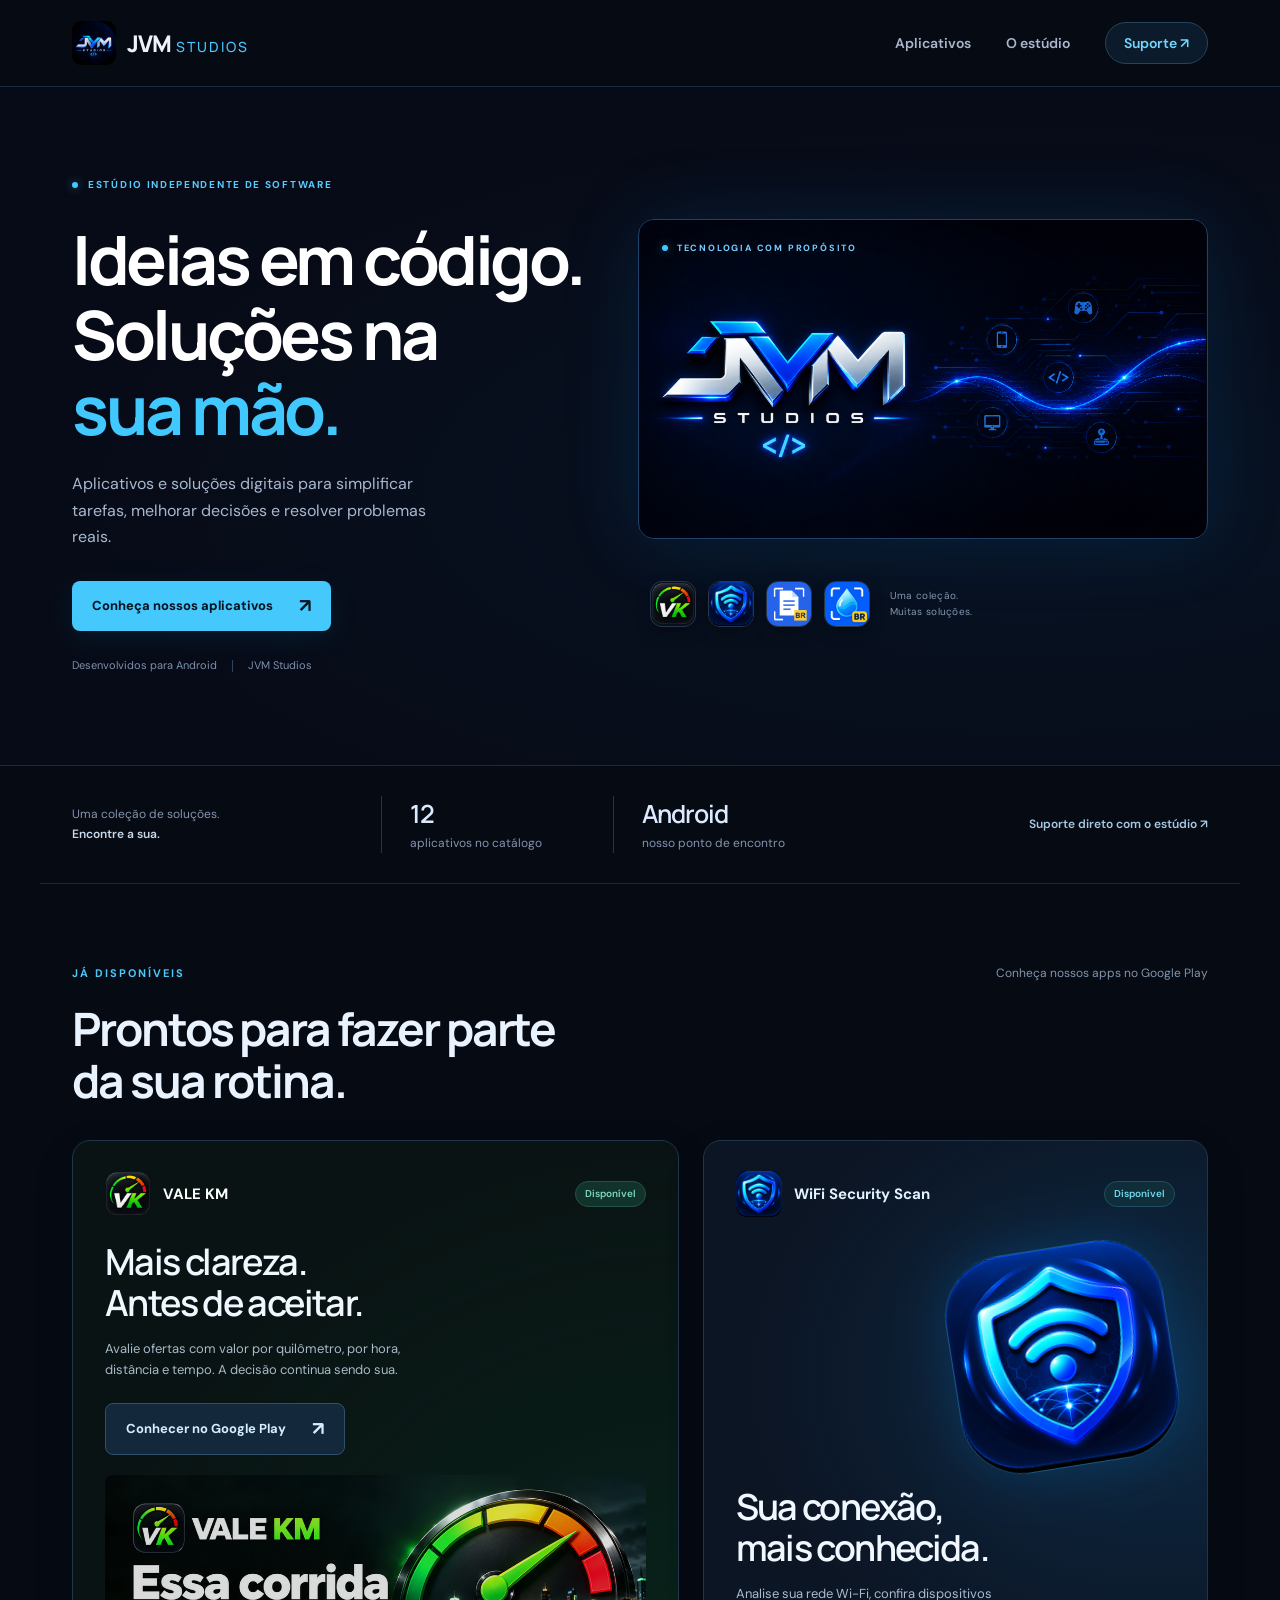
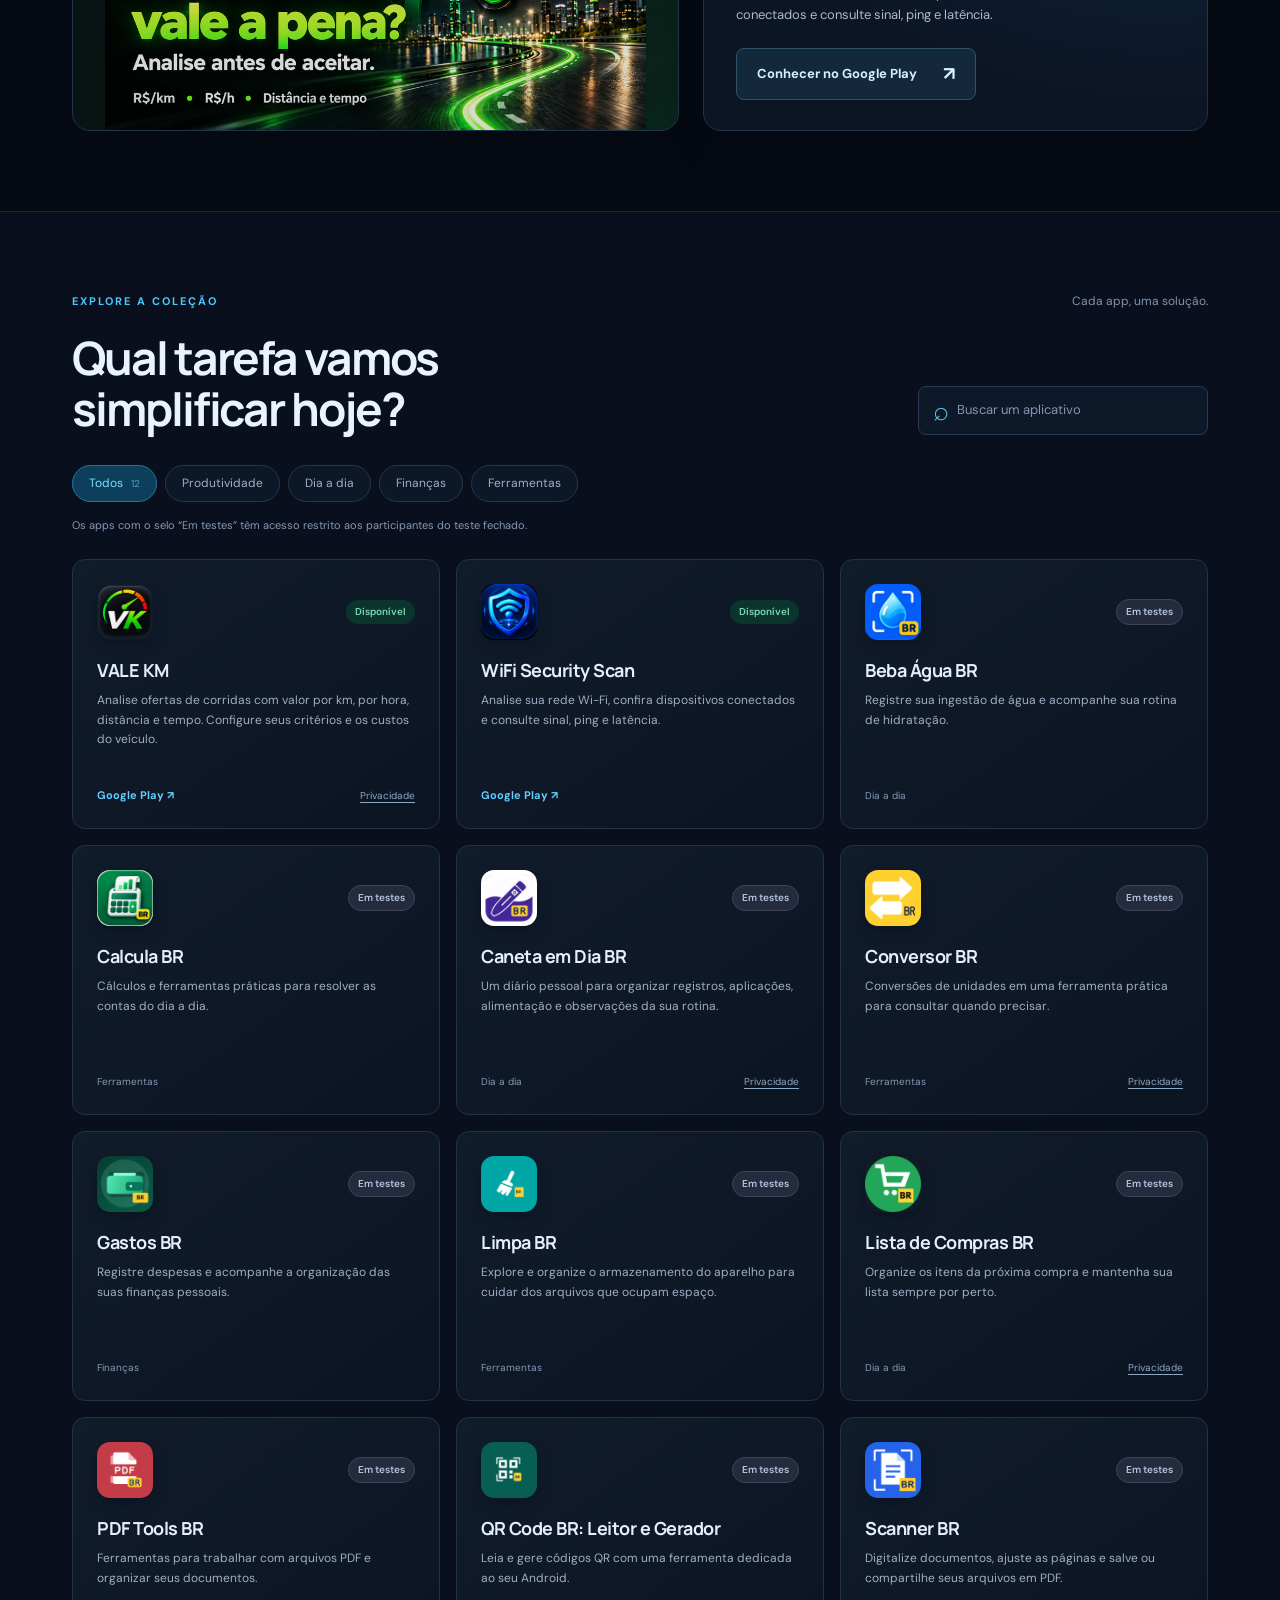
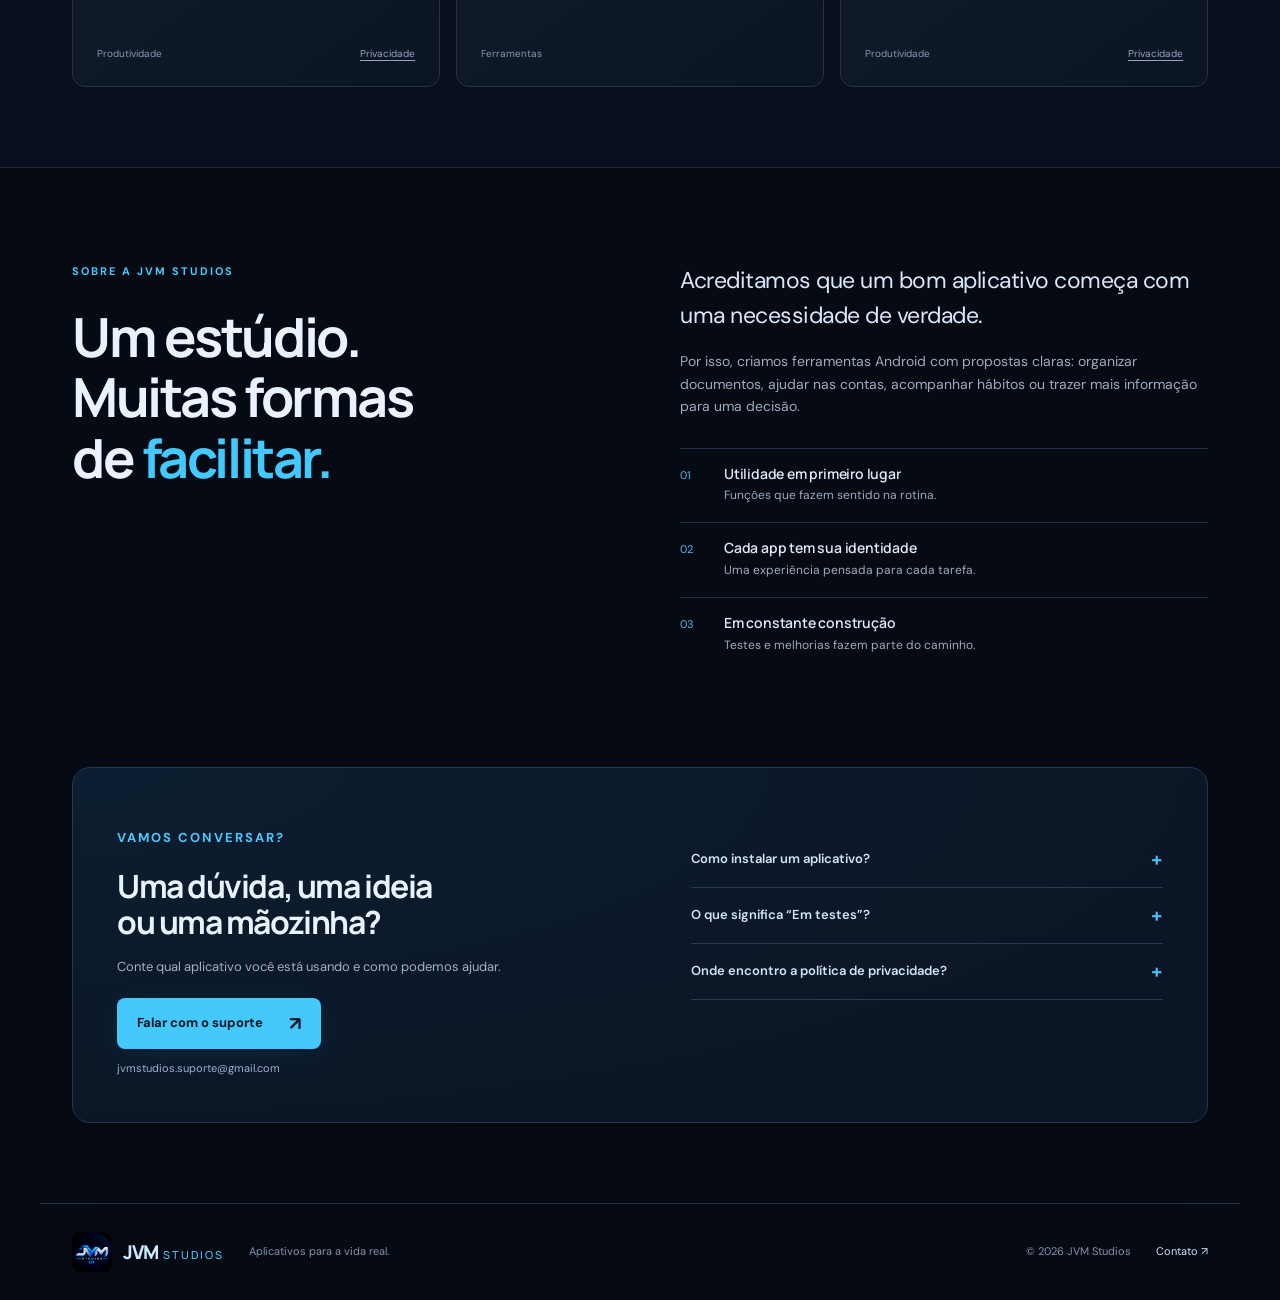
<file: index.html>
<!doctype html>
<html lang="pt-BR">
<head>
<meta charset="utf-8"><meta name="viewport" content="width=device-width,initial-scale=1"><meta name="theme-color" content="#112b28">
<meta name="description" content="Conheça os aplicativos Android da JVM Studios. Ferramentas para dirigir, organizar documentos, acompanhar sua rotina e simplificar o dia a dia.">
<meta property="og:title" content="JVM Studios — O dia a dia, mais simples."><meta property="og:description" content="Aplicativos Android com uma missão: transformar tarefas do dia a dia em soluções práticas."><meta property="og:type" content="website"><meta property="og:url" content="https://jvm88000.github.io/">
<title>JVM Studios — Aplicativos e soluções digitais</title><link rel="icon" href="assets/jvm-logo.png" type="image/png"><link rel="stylesheet" href="styles.css"><link rel="stylesheet" href="theme.css"><script src="apps.js" defer></script>
</head>
<body>
<a class="skip" href="#conteudo">Pular para o conteúdo</a>
<header class="header"><a class="brand" href="#inicio" aria-label="JVM Studios, início"><img src="assets/jvm-logo.png" width="44" height="44" alt=""><span>JVM<span class="brand-light">STUDIOS</span></span></a><nav aria-label="Navegação principal"><a href="#aplicativos">Aplicativos</a><a href="#sobre">O estúdio</a><a href="#suporte">Suporte ↗</a></nav></header>
<main id="conteudo">
<section class="hero" id="inicio"><div class="hero-inner"><div class="hero-copy"><p class="eyebrow"><span class="dot"></span> ESTÚDIO INDEPENDENTE DE SOFTWARE</p><h1>Ideias em código.<br>Soluções na<br><em>sua mão.</em></h1><p class="hero-description">Aplicativos e soluções digitais para simplificar tarefas, melhorar decisões e resolver problemas reais.</p><a class="button lime" href="#aplicativos">Conheça nossos aplicativos <span aria-hidden="true">↗</span></a><div class="hero-foot">Desenvolvidos para Android <span class="hero-divider"></span> JVM Studios</div></div>
<div class="brand-showcase"><img src="assets/jvm-cover.jpg" alt="JVM Studios: identidade azul, prata e tecnologia" width="4096" height="2304"><div class="showcase-caption"><span class="dot"></span> TECNOLOGIA COM PROPÓSITO</div><div class="showcase-apps" aria-label="Alguns dos nossos aplicativos"><img src="assets/vale-km.png" alt="VALE KM" width="48" height="48"><img src="assets/wifi-official.webp" alt="WiFi Security Scan" width="48" height="48"><img src="assets/scanner.png" alt="Scanner BR" width="48" height="48"><img src="assets/beba-agua.png" alt="Beba Água BR" width="48" height="48"><span>Uma coleção.<br>Muitas soluções.</span></div></div></div></section>
<div class="intro-strip wrap"><p>Uma coleção de soluções.<br><strong>Encontre a sua.</strong></p><div><span>12</span> aplicativos no catálogo</div><div><span>Android</span> nosso ponto de encontro</div><a href="#suporte">Suporte direto com o estúdio ↗</a></div>
<section class="featured wrap" aria-labelledby="featured-title"><div class="section-top"><p class="eyebrow">JÁ DISPONÍVEIS</p><span class="section-note">Conheça nossos apps no Google Play</span></div><h2 id="featured-title">Prontos para fazer parte<br>da sua rotina.</h2><div class="feature-grid">
<article class="feature-card vale"><div class="feature-heading"><img src="assets/vale-km.png" alt="" width="46" height="46"><span>VALE KM</span><span class="status live">Disponível</span></div><h3>Mais clareza.<br>Antes de aceitar.</h3><p>Avalie ofertas com valor por quilômetro, por hora, distância e tempo. A decisão continua sendo sua.</p><a class="button white" href="https://play.google.com/store/apps/details?id=com.valekm.app" target="_blank" rel="noopener noreferrer">Conhecer no Google Play <span aria-hidden="true">↗</span></a><img class="vale-art" src="assets/vale-km-banner.png" alt="VALE KM: essa corrida vale a pena? Analise antes de aceitar." width="1024" height="500" loading="lazy"></article>
<article class="feature-card wifi"><div class="feature-heading"><img src="assets/wifi-official.webp" alt="" width="46" height="46"><span>WiFi Security Scan</span><span class="status live">Disponível</span></div><div class="wifi-illustration" aria-hidden="true"><img src="assets/wifi-official.webp" alt="" width="220" height="220"></div><h3>Sua conexão,<br>mais conhecida.</h3><p>Analise sua rede Wi-Fi, confira dispositivos conectados e consulte sinal, ping e latência.</p><a class="button white" href="https://play.google.com/store/apps/details?id=com.joaovitormodesto.wifiguard" target="_blank" rel="noopener noreferrer">Conhecer no Google Play <span aria-hidden="true">↗</span></a></article>
</div></section>
<section class="catalog-section" id="aplicativos" aria-labelledby="catalog-title"><div class="wrap"><div class="section-top"><p class="eyebrow">EXPLORE A COLEÇÃO</p><span class="section-note">Cada app, uma solução.</span></div><div class="catalog-heading"><h2 id="catalog-title">Qual tarefa vamos<br>simplificar hoje?</h2><label class="search"><span aria-hidden="true">⌕</span><input id="app-search" type="search" placeholder="Buscar um aplicativo" aria-label="Buscar aplicativo por nome ou função"></label></div><div class="filters" role="group" aria-label="Filtrar aplicativos por categoria"><button class="filter active" data-filter="Todos" aria-pressed="true">Todos <span>12</span></button><button class="filter" data-filter="Produtividade" aria-pressed="false">Produtividade</button><button class="filter" data-filter="Dia a dia" aria-pressed="false">Dia a dia</button><button class="filter" data-filter="Finanças" aria-pressed="false">Finanças</button><button class="filter" data-filter="Ferramentas" aria-pressed="false">Ferramentas</button></div><p class="catalog-note">Os apps com o selo “Em testes” têm acesso restrito aos participantes do teste fechado.</p><div id="apps-grid" class="apps-grid"></div><p id="empty-state" class="empty-state" hidden>Nenhum aplicativo encontrado. Tente outro nome ou categoria.</p><p id="results" class="sr-only" role="status" aria-live="polite"></p><noscript><p>Ative o JavaScript para explorar os 12 aplicativos do catálogo. Os apps disponíveis estão apresentados na seção acima.</p></noscript></div></section>
<section class="studio wrap" id="sobre"><div><p class="eyebrow">SOBRE A JVM STUDIOS</p><h2>Um estúdio.<br>Muitas formas<br>de <em>facilitar.</em></h2></div><div class="studio-right"><p class="studio-lead">Acreditamos que um bom aplicativo começa com uma necessidade de verdade.</p><p>Por isso, criamos ferramentas Android com propostas claras: organizar documentos, ajudar nas contas, acompanhar hábitos ou trazer mais informação para uma decisão.</p><div class="principles"><div><span>01</span><h3>Utilidade em primeiro lugar</h3><p>Funções que fazem sentido na rotina.</p></div><div><span>02</span><h3>Cada app tem sua identidade</h3><p>Uma experiência pensada para cada tarefa.</p></div><div><span>03</span><h3>Em constante construção</h3><p>Testes e melhorias fazem parte do caminho.</p></div></div></div></section>
<section class="support wrap" id="suporte"><div class="support-panel"><div><p class="eyebrow">VAMOS CONVERSAR?</p><h2>Uma dúvida, uma ideia<br>ou uma mãozinha?</h2><p>Conte qual aplicativo você está usando e como podemos ajudar.</p><a class="button lime" href="mailto:jvmstudios.suporte@gmail.com">Falar com o suporte <span aria-hidden="true">↗</span></a><a class="support-email" href="mailto:jvmstudios.suporte@gmail.com">jvmstudios.suporte@gmail.com</a></div><div class="faq"><details><summary>Como instalar um aplicativo?</summary><p>Os apps disponíveis têm um link direto para o Google Play. Abra a página no seu Android e confira a compatibilidade antes de instalar.</p></details><details><summary>O que significa “Em testes”?</summary><p>O aplicativo está em teste fechado no Google Play. O acesso fica restrito aos participantes autorizados. Você pode falar com o suporte para saber mais.</p></details><details><summary>Onde encontro a política de privacidade?</summary><p>Quando disponível neste catálogo, o link aparece no cartão do app. Você também pode consultá-la na página de cada aplicativo no Google Play.</p></details></div></div></section>
</main><footer class="footer wrap"><a class="brand" href="#inicio"><img src="assets/jvm-logo.png" alt="" width="40" height="40"><span>JVM<span class="brand-light">STUDIOS</span></span></a><p>Aplicativos para a vida real.</p><span>© 2026 JVM Studios</span><a href="mailto:jvmstudios.suporte@gmail.com">Contato ↗</a></footer>
</body></html>
</file>
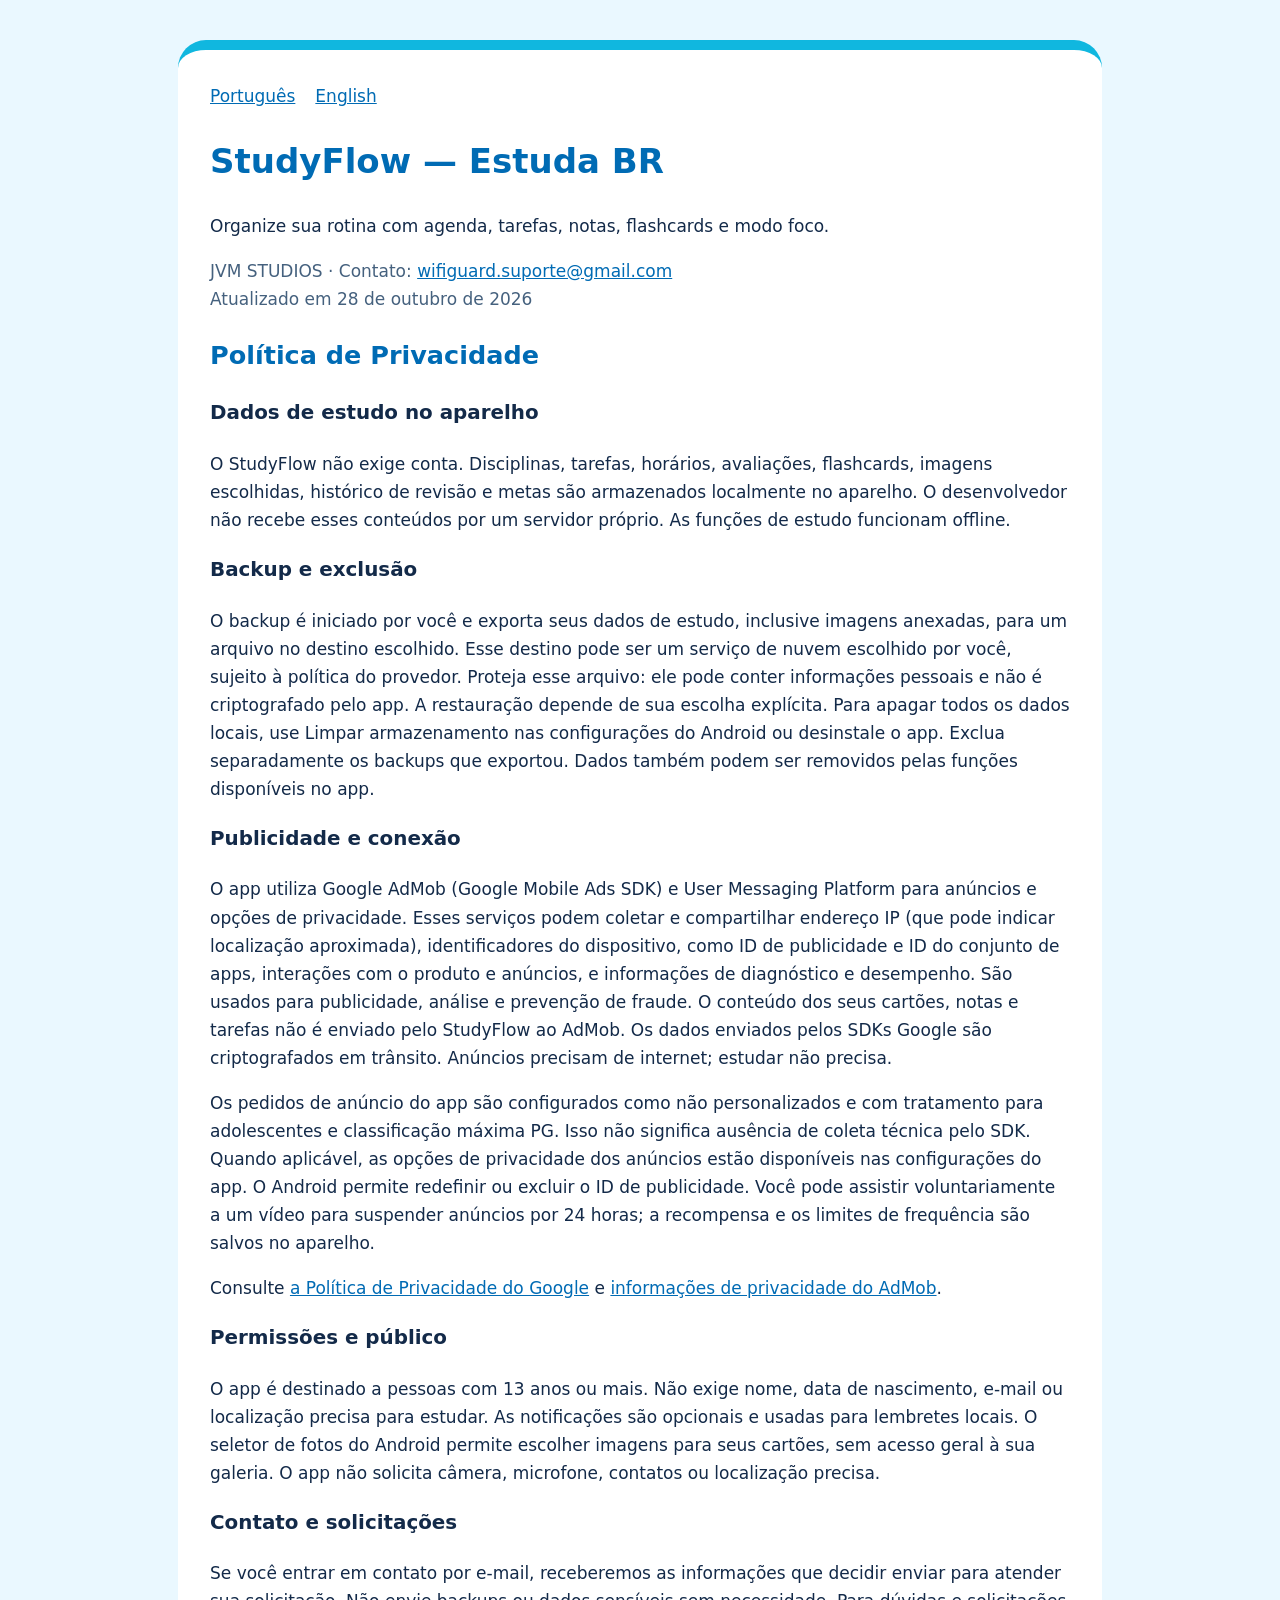
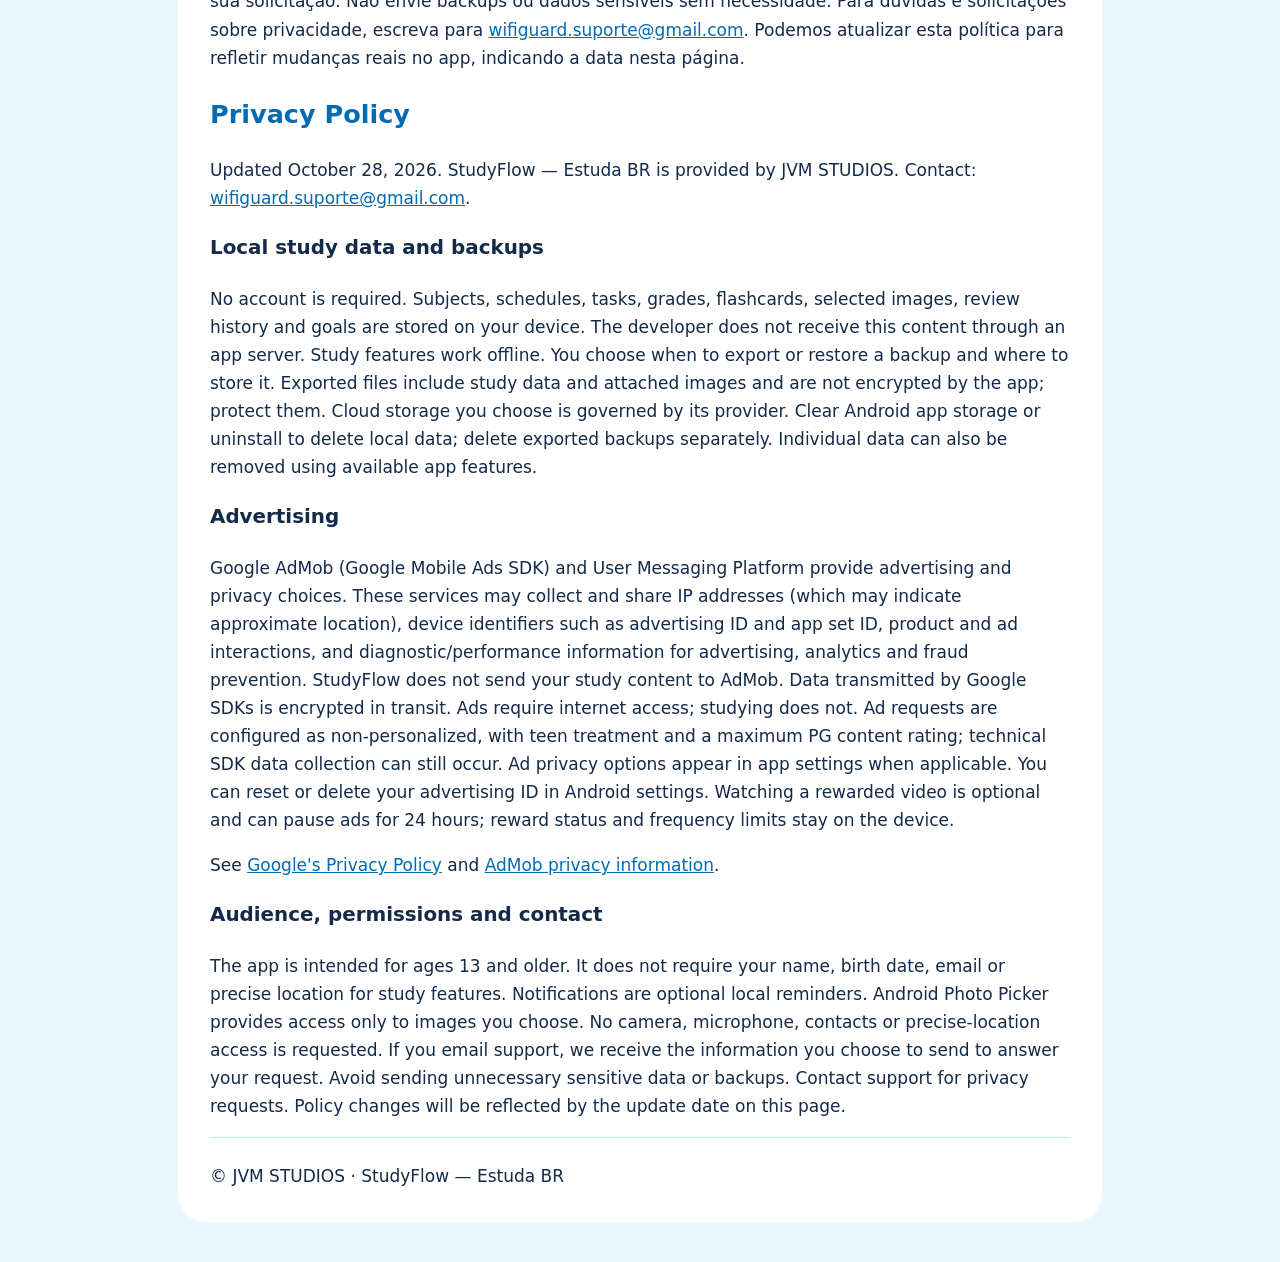
<file: studyflow/index.html>
<!doctype html><html lang="pt-BR"><meta charset="utf-8"><meta name="viewport" content="width=device-width,initial-scale=1"><title>StudyFlow — Estuda BR | Privacidade</title><style>body{margin:0;background:#eaf8ff;color:#132a49;font:17px/1.65 system-ui}main{max-width:860px;margin:40px auto;padding:32px;background:white;border-radius:28px;border-top:10px solid #10b7df}h1,h2{color:#006bb4}a{color:#006bb4}nav{display:flex;gap:20px}.tag{color:#45617e}footer{padding-top:24px;border-top:1px solid #b9e6ff}</style><main><nav><a href="#pt">Português</a><a href="#en">English</a></nav><h1>StudyFlow — Estuda BR</h1><p>Organize sua rotina com agenda, tarefas, notas, flashcards e modo foco.</p><p class="tag">JVM STUDIOS · Contato: <a href="mailto:wifiguard.suporte@gmail.com">wifiguard.suporte@gmail.com</a><br>Atualizado em 28 de outubro de 2026</p><article id="pt"><h2>Política de Privacidade</h2><h3>Dados de estudo no aparelho</h3><p>O StudyFlow não exige conta. Disciplinas, tarefas, horários, avaliações, flashcards, imagens escolhidas, histórico de revisão e metas são armazenados localmente no aparelho. O desenvolvedor não recebe esses conteúdos por um servidor próprio. As funções de estudo funcionam offline.</p><h3>Backup e exclusão</h3><p>O backup é iniciado por você e exporta seus dados de estudo, inclusive imagens anexadas, para um arquivo no destino escolhido. Esse destino pode ser um serviço de nuvem escolhido por você, sujeito à política do provedor. Proteja esse arquivo: ele pode conter informações pessoais e não é criptografado pelo app. A restauração depende de sua escolha explícita. Para apagar todos os dados locais, use Limpar armazenamento nas configurações do Android ou desinstale o app. Exclua separadamente os backups que exportou. Dados também podem ser removidos pelas funções disponíveis no app.</p><h3>Publicidade e conexão</h3><p>O app utiliza Google AdMob (Google Mobile Ads SDK) e User Messaging Platform para anúncios e opções de privacidade. Esses serviços podem coletar e compartilhar endereço IP (que pode indicar localização aproximada), identificadores do dispositivo, como ID de publicidade e ID do conjunto de apps, interações com o produto e anúncios, e informações de diagnóstico e desempenho. São usados para publicidade, análise e prevenção de fraude. O conteúdo dos seus cartões, notas e tarefas não é enviado pelo StudyFlow ao AdMob. Os dados enviados pelos SDKs Google são criptografados em trânsito. Anúncios precisam de internet; estudar não precisa.</p><p>Os pedidos de anúncio do app são configurados como não personalizados e com tratamento para adolescentes e classificação máxima PG. Isso não significa ausência de coleta técnica pelo SDK. Quando aplicável, as opções de privacidade dos anúncios estão disponíveis nas configurações do app. O Android permite redefinir ou excluir o ID de publicidade. Você pode assistir voluntariamente a um vídeo para suspender anúncios por 24 horas; a recompensa e os limites de frequência são salvos no aparelho.</p><p>Consulte <a href="https://policies.google.com/privacy">a Política de Privacidade do Google</a> e <a href="https://support.google.com/admob/answer/6128543">informações de privacidade do AdMob</a>.</p><h3>Permissões e público</h3><p>O app é destinado a pessoas com 13 anos ou mais. Não exige nome, data de nascimento, e-mail ou localização precisa para estudar. As notificações são opcionais e usadas para lembretes locais. O seletor de fotos do Android permite escolher imagens para seus cartões, sem acesso geral à sua galeria. O app não solicita câmera, microfone, contatos ou localização precisa.</p><h3>Contato e solicitações</h3><p>Se você entrar em contato por e-mail, receberemos as informações que decidir enviar para atender sua solicitação. Não envie backups ou dados sensíveis sem necessidade. Para dúvidas e solicitações sobre privacidade, escreva para <a href="mailto:wifiguard.suporte@gmail.com">wifiguard.suporte@gmail.com</a>. Podemos atualizar esta política para refletir mudanças reais no app, indicando a data nesta página.</p></article><article id="en" lang="en"><h2>Privacy Policy</h2><p>Updated October 28, 2026. StudyFlow — Estuda BR is provided by JVM STUDIOS. Contact: <a href="mailto:wifiguard.suporte@gmail.com">wifiguard.suporte@gmail.com</a>.</p><h3>Local study data and backups</h3><p>No account is required. Subjects, schedules, tasks, grades, flashcards, selected images, review history and goals are stored on your device. The developer does not receive this content through an app server. Study features work offline. You choose when to export or restore a backup and where to store it. Exported files include study data and attached images and are not encrypted by the app; protect them. Cloud storage you choose is governed by its provider. Clear Android app storage or uninstall to delete local data; delete exported backups separately. Individual data can also be removed using available app features.</p><h3>Advertising</h3><p>Google AdMob (Google Mobile Ads SDK) and User Messaging Platform provide advertising and privacy choices. These services may collect and share IP addresses (which may indicate approximate location), device identifiers such as advertising ID and app set ID, product and ad interactions, and diagnostic/performance information for advertising, analytics and fraud prevention. StudyFlow does not send your study content to AdMob. Data transmitted by Google SDKs is encrypted in transit. Ads require internet access; studying does not. Ad requests are configured as non-personalized, with teen treatment and a maximum PG content rating; technical SDK data collection can still occur. Ad privacy options appear in app settings when applicable. You can reset or delete your advertising ID in Android settings. Watching a rewarded video is optional and can pause ads for 24 hours; reward status and frequency limits stay on the device.</p><p>See <a href="https://policies.google.com/privacy">Google's Privacy Policy</a> and <a href="https://support.google.com/admob/answer/6128543">AdMob privacy information</a>.</p><h3>Audience, permissions and contact</h3><p>The app is intended for ages 13 and older. It does not require your name, birth date, email or precise location for study features. Notifications are optional local reminders. Android Photo Picker provides access only to images you choose. No camera, microphone, contacts or precise-location access is requested. If you email support, we receive the information you choose to send to answer your request. Avoid sending unnecessary sensitive data or backups. Contact support for privacy requests. Policy changes will be reflected by the update date on this page.</p></article><footer>© JVM STUDIOS · StudyFlow — Estuda BR</footer></main></html>
</file>
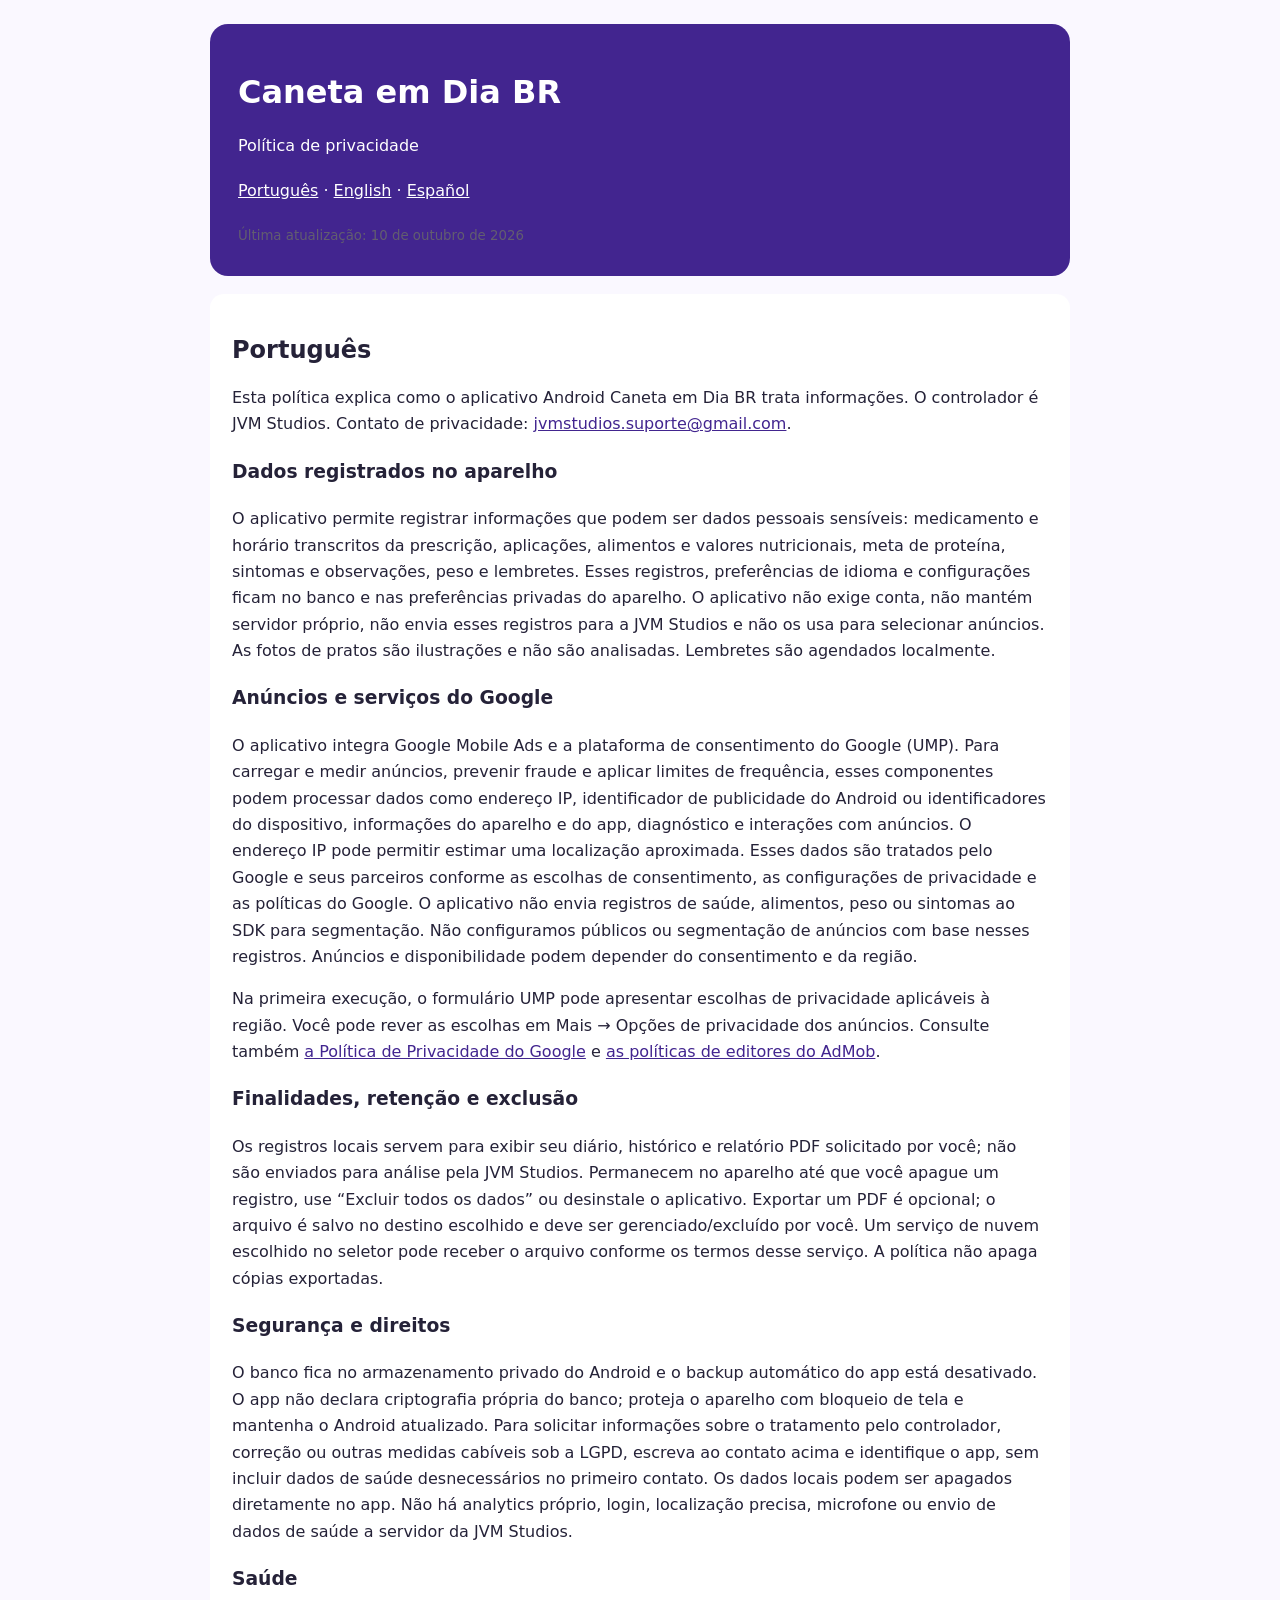
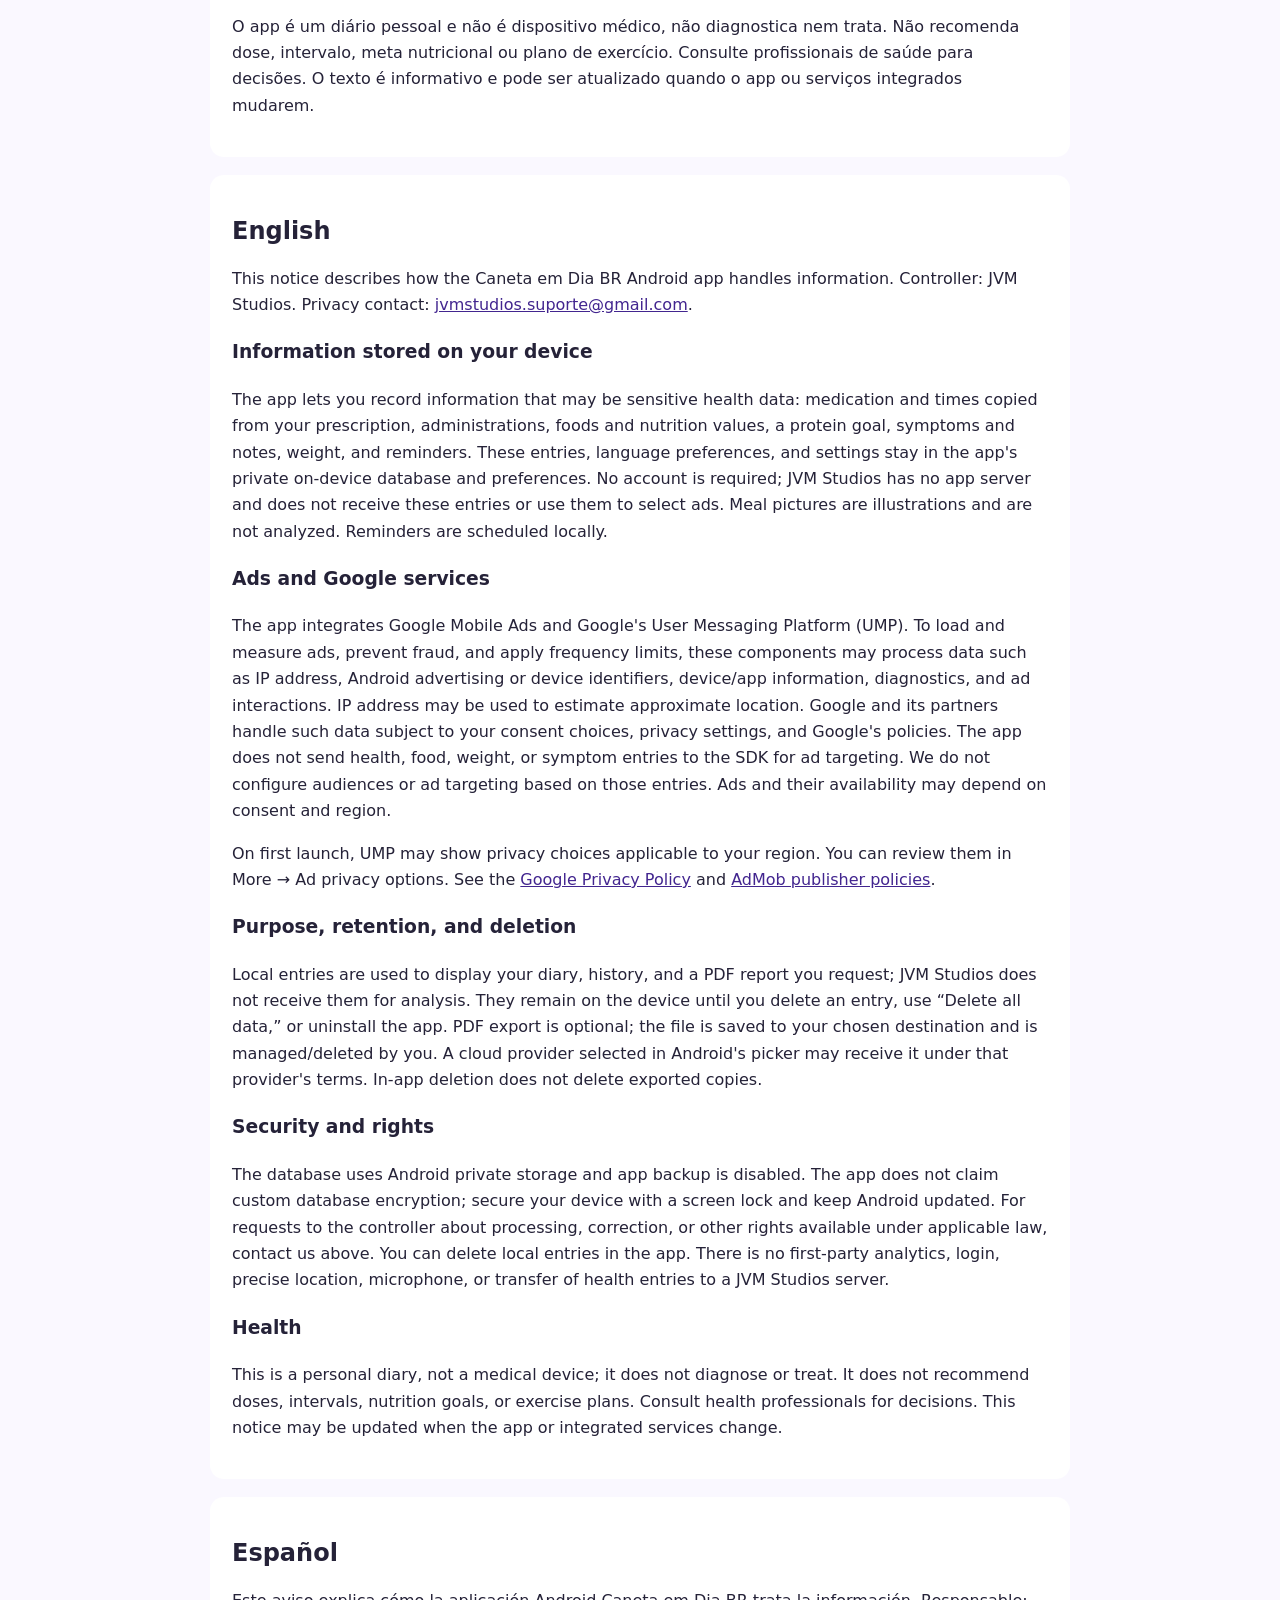
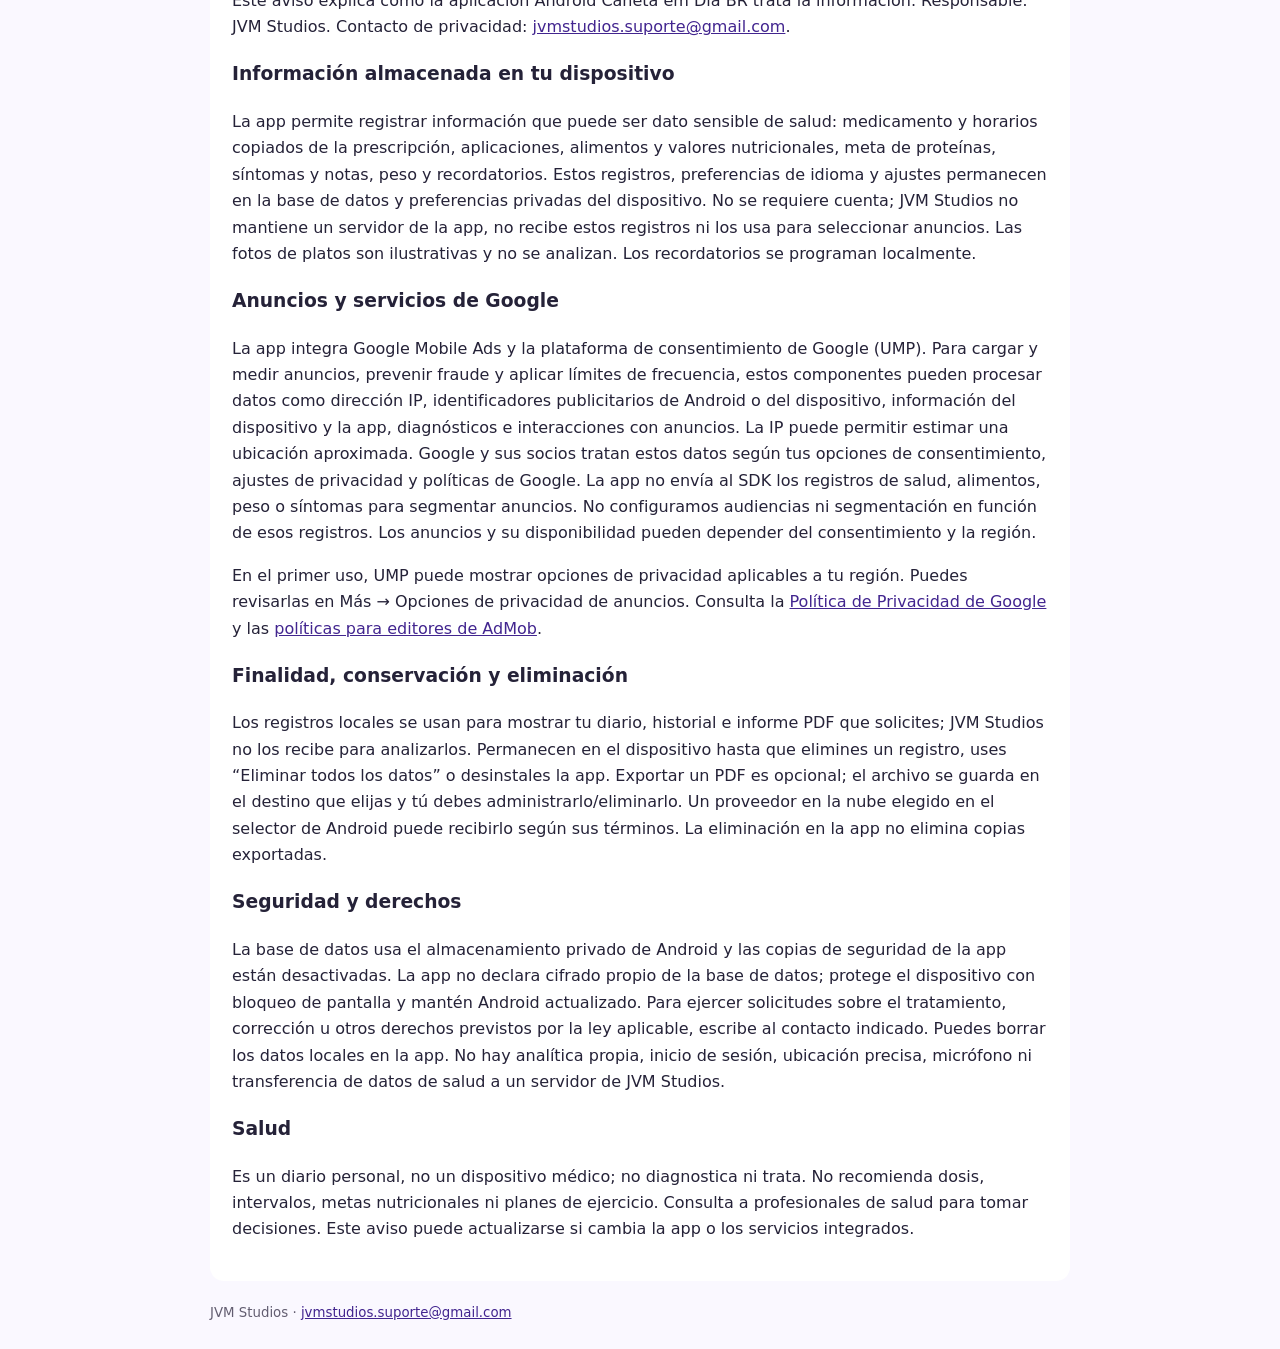
<file: caneta-em-dia-br-privacidade.html>
<!doctype html>
<html lang="pt-BR"><head><meta charset="utf-8"><meta name="viewport" content="width=device-width,initial-scale=1"><meta name="description" content="Política de privacidade do app Caneta em Dia BR."><title>Privacidade — Caneta em Dia BR</title><style>body{font:16px/1.65 system-ui,sans-serif;max-width:860px;margin:auto;padding:24px;color:#252238;background:#faf8ff}header{background:#42258f;color:white;padding:28px;border-radius:18px}h1,h2{line-height:1.2}a{color:#42258f}header a{color:#fff}nav{margin:18px 0}section{background:white;padding:22px;margin:18px 0;border-radius:14px}small{color:#625d70}li{margin:.4em 0}</style></head>
<body><header><h1>Caneta em Dia BR</h1><p>Política de privacidade</p><nav><a href="#pt">Português</a> · <a href="#en">English</a> · <a href="#es">Español</a></nav><small>Última atualização: 10 de outubro de 2026</small></header>
<section id="pt" lang="pt-BR"><h2>Português</h2>
<p>Esta política explica como o aplicativo Android Caneta em Dia BR trata informações. O controlador é JVM Studios. Contato de privacidade: <a href="mailto:jvmstudios.suporte@gmail.com">jvmstudios.suporte@gmail.com</a>.</p>
<h3>Dados registrados no aparelho</h3><p>O aplicativo permite registrar informações que podem ser dados pessoais sensíveis: medicamento e horário transcritos da prescrição, aplicações, alimentos e valores nutricionais, meta de proteína, sintomas e observações, peso e lembretes. Esses registros, preferências de idioma e configurações ficam no banco e nas preferências privadas do aparelho. O aplicativo não exige conta, não mantém servidor próprio, não envia esses registros para a JVM Studios e não os usa para selecionar anúncios. As fotos de pratos são ilustrações e não são analisadas. Lembretes são agendados localmente.</p>
<h3>Anúncios e serviços do Google</h3><p>O aplicativo integra Google Mobile Ads e a plataforma de consentimento do Google (UMP). Para carregar e medir anúncios, prevenir fraude e aplicar limites de frequência, esses componentes podem processar dados como endereço IP, identificador de publicidade do Android ou identificadores do dispositivo, informações do aparelho e do app, diagnóstico e interações com anúncios. O endereço IP pode permitir estimar uma localização aproximada. Esses dados são tratados pelo Google e seus parceiros conforme as escolhas de consentimento, as configurações de privacidade e as políticas do Google. O aplicativo não envia registros de saúde, alimentos, peso ou sintomas ao SDK para segmentação. Não configuramos públicos ou segmentação de anúncios com base nesses registros. Anúncios e disponibilidade podem depender do consentimento e da região.</p>
<p>Na primeira execução, o formulário UMP pode apresentar escolhas de privacidade aplicáveis à região. Você pode rever as escolhas em Mais → Opções de privacidade dos anúncios. Consulte também <a href="https://policies.google.com/privacy">a Política de Privacidade do Google</a> e <a href="https://support.google.com/admob/answer/6128543">as políticas de editores do AdMob</a>.</p>
<h3>Finalidades, retenção e exclusão</h3><p>Os registros locais servem para exibir seu diário, histórico e relatório PDF solicitado por você; não são enviados para análise pela JVM Studios. Permanecem no aparelho até que você apague um registro, use “Excluir todos os dados” ou desinstale o aplicativo. Exportar um PDF é opcional; o arquivo é salvo no destino escolhido e deve ser gerenciado/excluído por você. Um serviço de nuvem escolhido no seletor pode receber o arquivo conforme os termos desse serviço. A política não apaga cópias exportadas.</p>
<h3>Segurança e direitos</h3><p>O banco fica no armazenamento privado do Android e o backup automático do app está desativado. O app não declara criptografia própria do banco; proteja o aparelho com bloqueio de tela e mantenha o Android atualizado. Para solicitar informações sobre o tratamento pelo controlador, correção ou outras medidas cabíveis sob a LGPD, escreva ao contato acima e identifique o app, sem incluir dados de saúde desnecessários no primeiro contato. Os dados locais podem ser apagados diretamente no app. Não há analytics próprio, login, localização precisa, microfone ou envio de dados de saúde a servidor da JVM Studios.</p>
<h3>Saúde</h3><p>O app é um diário pessoal e não é dispositivo médico, não diagnostica nem trata. Não recomenda dose, intervalo, meta nutricional ou plano de exercício. Consulte profissionais de saúde para decisões. O texto é informativo e pode ser atualizado quando o app ou serviços integrados mudarem.</p></section>
<section id="en" lang="en"><h2>English</h2><p>This notice describes how the Caneta em Dia BR Android app handles information. Controller: JVM Studios. Privacy contact: <a href="mailto:jvmstudios.suporte@gmail.com">jvmstudios.suporte@gmail.com</a>.</p><h3>Information stored on your device</h3><p>The app lets you record information that may be sensitive health data: medication and times copied from your prescription, administrations, foods and nutrition values, a protein goal, symptoms and notes, weight, and reminders. These entries, language preferences, and settings stay in the app's private on-device database and preferences. No account is required; JVM Studios has no app server and does not receive these entries or use them to select ads. Meal pictures are illustrations and are not analyzed. Reminders are scheduled locally.</p><h3>Ads and Google services</h3><p>The app integrates Google Mobile Ads and Google's User Messaging Platform (UMP). To load and measure ads, prevent fraud, and apply frequency limits, these components may process data such as IP address, Android advertising or device identifiers, device/app information, diagnostics, and ad interactions. IP address may be used to estimate approximate location. Google and its partners handle such data subject to your consent choices, privacy settings, and Google's policies. The app does not send health, food, weight, or symptom entries to the SDK for ad targeting. We do not configure audiences or ad targeting based on those entries. Ads and their availability may depend on consent and region.</p><p>On first launch, UMP may show privacy choices applicable to your region. You can review them in More → Ad privacy options. See the <a href="https://policies.google.com/privacy">Google Privacy Policy</a> and <a href="https://support.google.com/admob/answer/6128543">AdMob publisher policies</a>.</p><h3>Purpose, retention, and deletion</h3><p>Local entries are used to display your diary, history, and a PDF report you request; JVM Studios does not receive them for analysis. They remain on the device until you delete an entry, use “Delete all data,” or uninstall the app. PDF export is optional; the file is saved to your chosen destination and is managed/deleted by you. A cloud provider selected in Android's picker may receive it under that provider's terms. In-app deletion does not delete exported copies.</p><h3>Security and rights</h3><p>The database uses Android private storage and app backup is disabled. The app does not claim custom database encryption; secure your device with a screen lock and keep Android updated. For requests to the controller about processing, correction, or other rights available under applicable law, contact us above. You can delete local entries in the app. There is no first-party analytics, login, precise location, microphone, or transfer of health entries to a JVM Studios server.</p><h3>Health</h3><p>This is a personal diary, not a medical device; it does not diagnose or treat. It does not recommend doses, intervals, nutrition goals, or exercise plans. Consult health professionals for decisions. This notice may be updated when the app or integrated services change.</p></section>
<section id="es" lang="es"><h2>Español</h2><p>Este aviso explica cómo la aplicación Android Caneta em Dia BR trata la información. Responsable: JVM Studios. Contacto de privacidad: <a href="mailto:jvmstudios.suporte@gmail.com">jvmstudios.suporte@gmail.com</a>.</p><h3>Información almacenada en tu dispositivo</h3><p>La app permite registrar información que puede ser dato sensible de salud: medicamento y horarios copiados de la prescripción, aplicaciones, alimentos y valores nutricionales, meta de proteínas, síntomas y notas, peso y recordatorios. Estos registros, preferencias de idioma y ajustes permanecen en la base de datos y preferencias privadas del dispositivo. No se requiere cuenta; JVM Studios no mantiene un servidor de la app, no recibe estos registros ni los usa para seleccionar anuncios. Las fotos de platos son ilustrativas y no se analizan. Los recordatorios se programan localmente.</p><h3>Anuncios y servicios de Google</h3><p>La app integra Google Mobile Ads y la plataforma de consentimiento de Google (UMP). Para cargar y medir anuncios, prevenir fraude y aplicar límites de frecuencia, estos componentes pueden procesar datos como dirección IP, identificadores publicitarios de Android o del dispositivo, información del dispositivo y la app, diagnósticos e interacciones con anuncios. La IP puede permitir estimar una ubicación aproximada. Google y sus socios tratan estos datos según tus opciones de consentimiento, ajustes de privacidad y políticas de Google. La app no envía al SDK los registros de salud, alimentos, peso o síntomas para segmentar anuncios. No configuramos audiencias ni segmentación en función de esos registros. Los anuncios y su disponibilidad pueden depender del consentimiento y la región.</p><p>En el primer uso, UMP puede mostrar opciones de privacidad aplicables a tu región. Puedes revisarlas en Más → Opciones de privacidad de anuncios. Consulta la <a href="https://policies.google.com/privacy">Política de Privacidad de Google</a> y las <a href="https://support.google.com/admob/answer/6128543">políticas para editores de AdMob</a>.</p><h3>Finalidad, conservación y eliminación</h3><p>Los registros locales se usan para mostrar tu diario, historial e informe PDF que solicites; JVM Studios no los recibe para analizarlos. Permanecen en el dispositivo hasta que elimines un registro, uses “Eliminar todos los datos” o desinstales la app. Exportar un PDF es opcional; el archivo se guarda en el destino que elijas y tú debes administrarlo/eliminarlo. Un proveedor en la nube elegido en el selector de Android puede recibirlo según sus términos. La eliminación en la app no elimina copias exportadas.</p><h3>Seguridad y derechos</h3><p>La base de datos usa el almacenamiento privado de Android y las copias de seguridad de la app están desactivadas. La app no declara cifrado propio de la base de datos; protege el dispositivo con bloqueo de pantalla y mantén Android actualizado. Para ejercer solicitudes sobre el tratamiento, corrección u otros derechos previstos por la ley aplicable, escribe al contacto indicado. Puedes borrar los datos locales en la app. No hay analítica propia, inicio de sesión, ubicación precisa, micrófono ni transferencia de datos de salud a un servidor de JVM Studios.</p><h3>Salud</h3><p>Es un diario personal, no un dispositivo médico; no diagnostica ni trata. No recomienda dosis, intervalos, metas nutricionales ni planes de ejercicio. Consulta a profesionales de salud para tomar decisiones. Este aviso puede actualizarse si cambia la app o los servicios integrados.</p></section>
<footer><small>JVM Studios · <a href="mailto:jvmstudios.suporte@gmail.com">jvmstudios.suporte@gmail.com</a></small></footer></body></html>
</file>
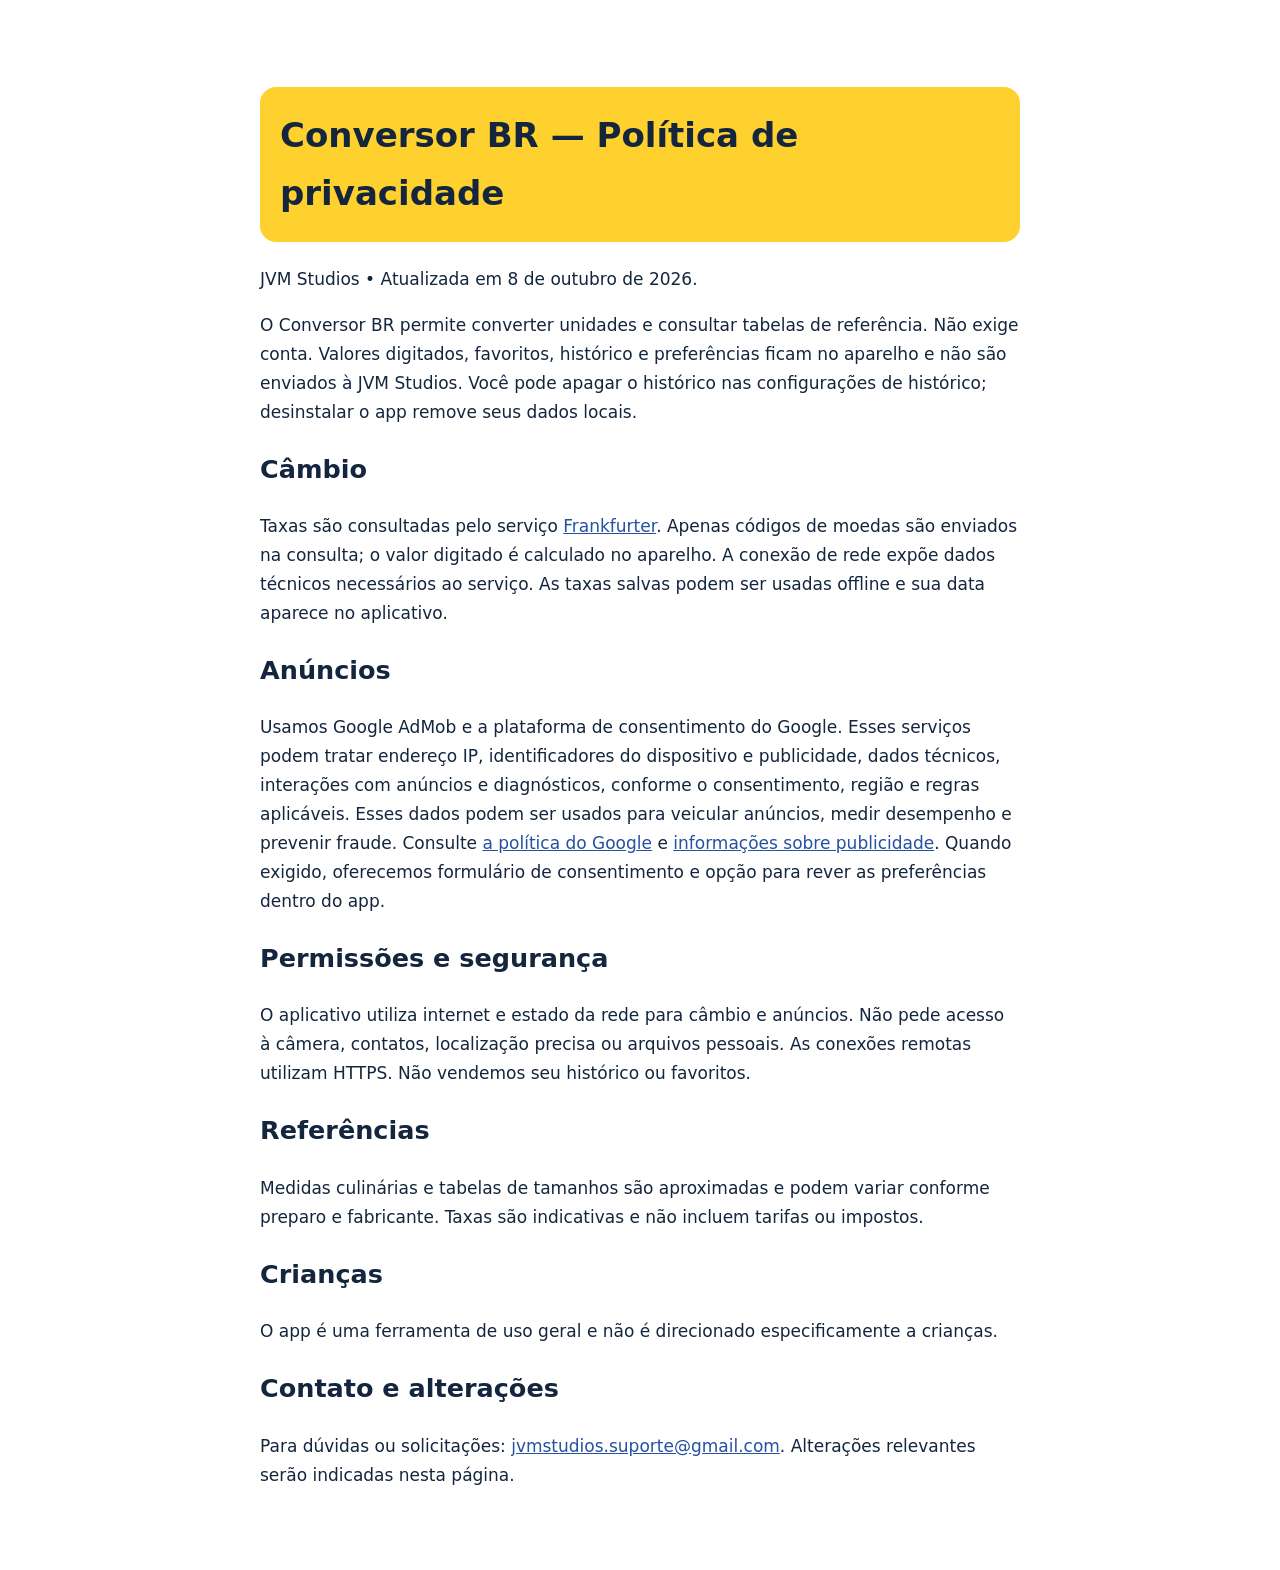
<file: conversor-br-privacidade.html>
<!doctype html><html lang="pt-BR"><meta charset="utf-8"><meta name="viewport" content="width=device-width,initial-scale=1"><title>Conversor BR — Privacidade</title><style>body{max-width:760px;margin:40px auto;padding:24px;font:17px/1.7 system-ui;color:#14263e}h1{background:#ffd12f;padding:20px;border-radius:16px}a{color:#2451a0}</style><h1>Conversor BR — Política de privacidade</h1><p>JVM Studios • Atualizada em 8 de outubro de 2026.</p><p>O Conversor BR permite converter unidades e consultar tabelas de referência. Não exige conta. Valores digitados, favoritos, histórico e preferências ficam no aparelho e não são enviados à JVM Studios. Você pode apagar o histórico nas configurações de histórico; desinstalar o app remove seus dados locais.</p><h2>Câmbio</h2><p>Taxas são consultadas pelo serviço <a href="https://frankfurter.dev/">Frankfurter</a>. Apenas códigos de moedas são enviados na consulta; o valor digitado é calculado no aparelho. A conexão de rede expõe dados técnicos necessários ao serviço. As taxas salvas podem ser usadas offline e sua data aparece no aplicativo.</p><h2>Anúncios</h2><p>Usamos Google AdMob e a plataforma de consentimento do Google. Esses serviços podem tratar endereço IP, identificadores do dispositivo e publicidade, dados técnicos, interações com anúncios e diagnósticos, conforme o consentimento, região e regras aplicáveis. Esses dados podem ser usados para veicular anúncios, medir desempenho e prevenir fraude. Consulte <a href="https://policies.google.com/privacy">a política do Google</a> e <a href="https://policies.google.com/technologies/ads">informações sobre publicidade</a>. Quando exigido, oferecemos formulário de consentimento e opção para rever as preferências dentro do app.</p><h2>Permissões e segurança</h2><p>O aplicativo utiliza internet e estado da rede para câmbio e anúncios. Não pede acesso à câmera, contatos, localização precisa ou arquivos pessoais. As conexões remotas utilizam HTTPS. Não vendemos seu histórico ou favoritos.</p><h2>Referências</h2><p>Medidas culinárias e tabelas de tamanhos são aproximadas e podem variar conforme preparo e fabricante. Taxas são indicativas e não incluem tarifas ou impostos.</p><h2>Crianças</h2><p>O app é uma ferramenta de uso geral e não é direcionado especificamente a crianças.</p><h2>Contato e alterações</h2><p>Para dúvidas ou solicitações: <a href="mailto:jvmstudios.suporte@gmail.com">jvmstudios.suporte@gmail.com</a>. Alterações relevantes serão indicadas nesta página.</p></html>
</file>
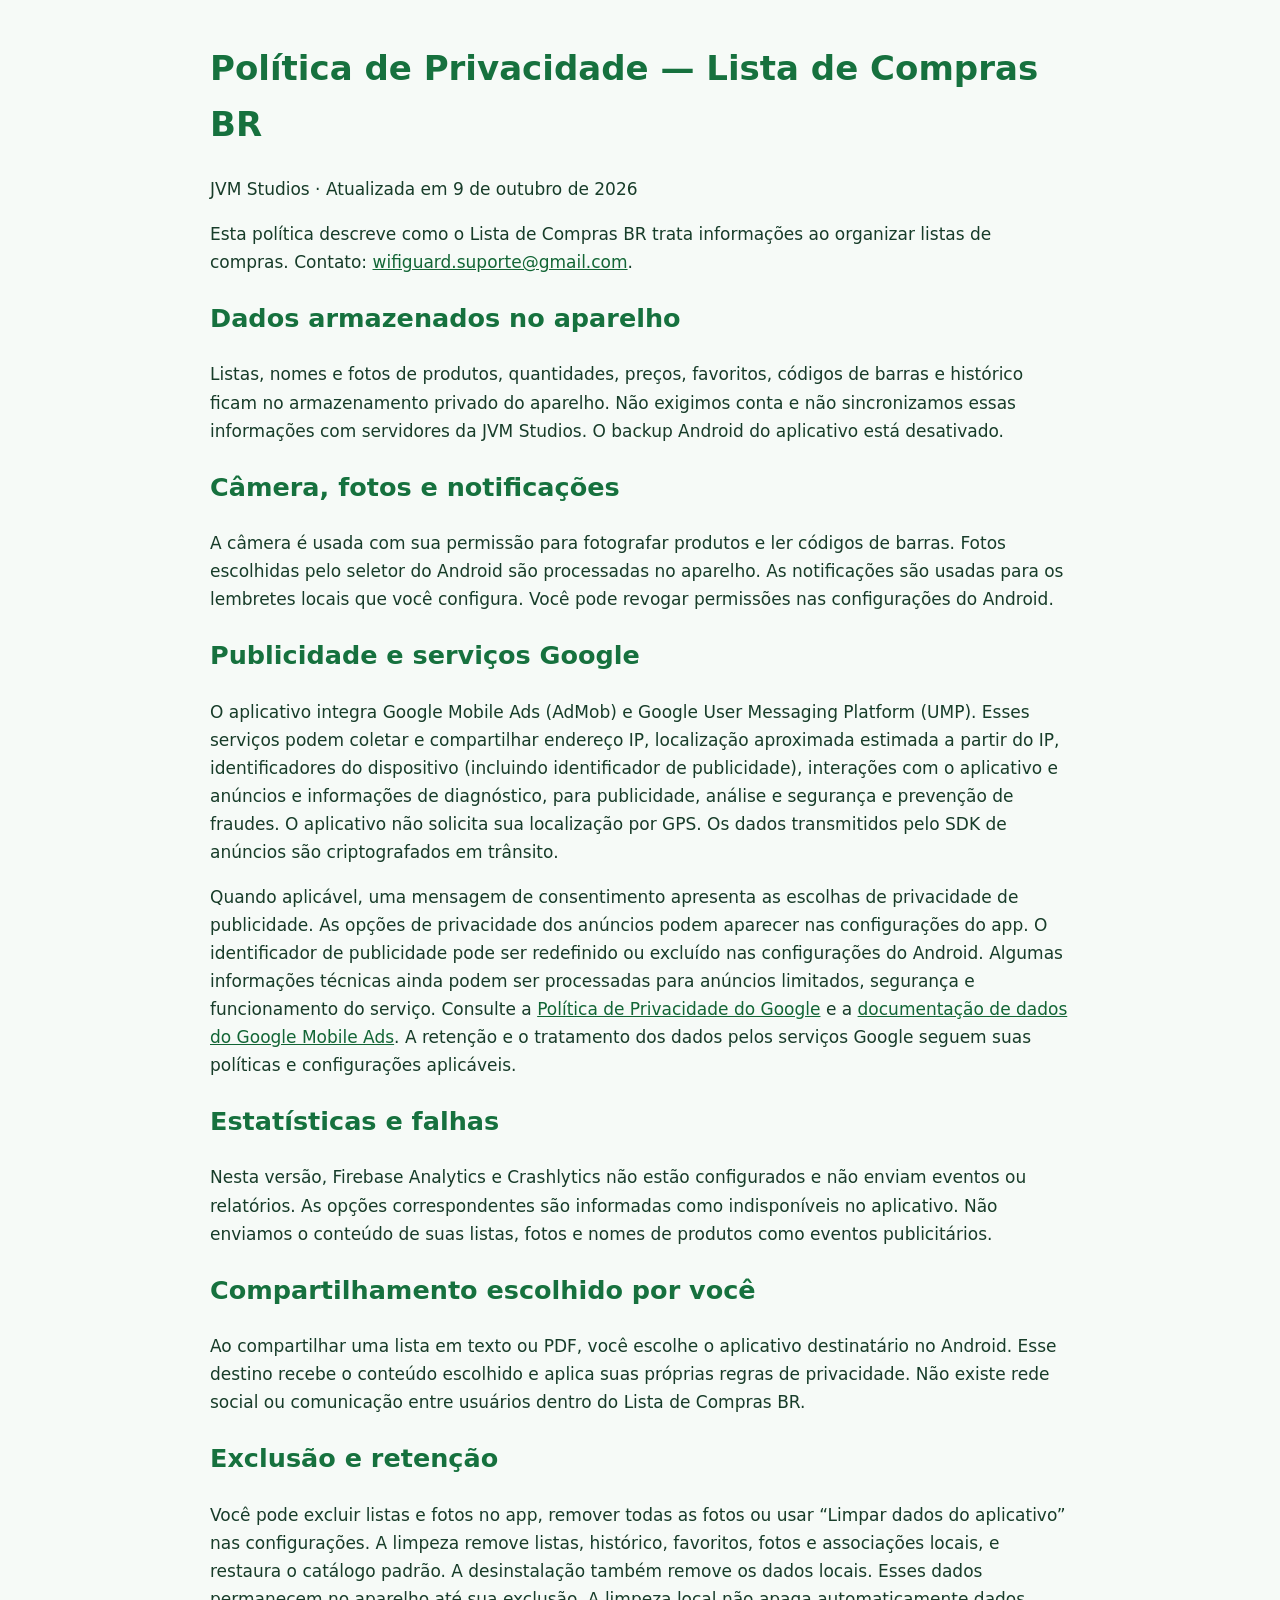
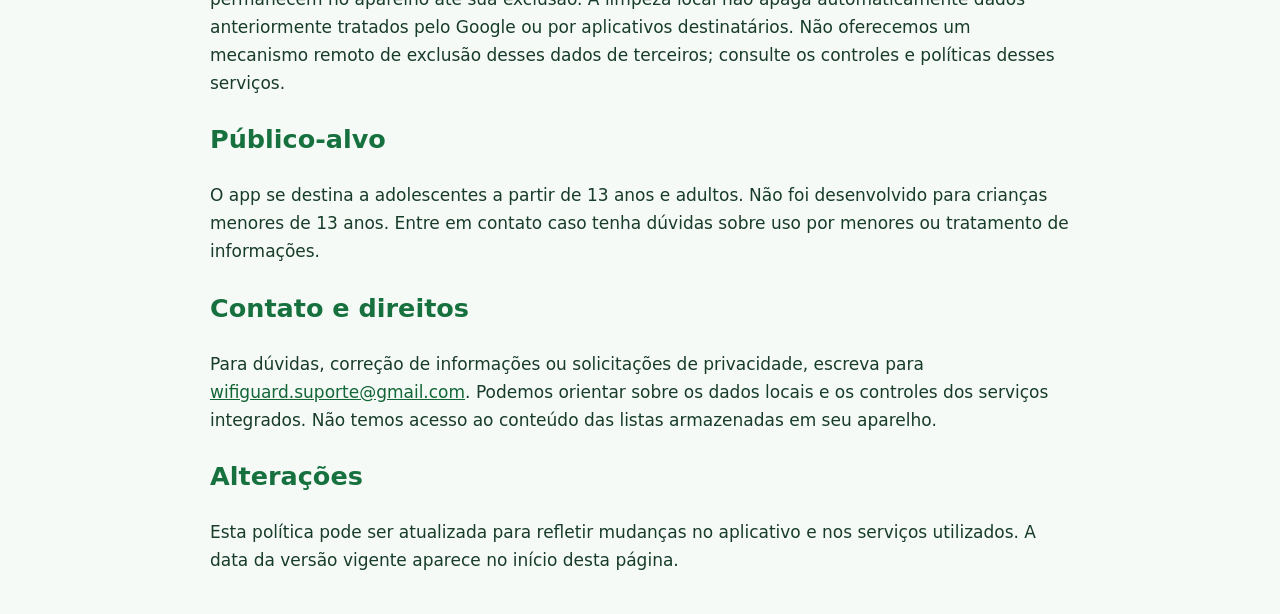
<file: lista-de-compras-br-privacidade.html>
<!doctype html><html lang="pt-BR"><meta charset="utf-8"><meta name="viewport" content="width=device-width,initial-scale=1"><title>Política de Privacidade — Lista de Compras BR</title><style>body{font:17px/1.65 system-ui,sans-serif;max-width:860px;margin:40px auto;padding:0 24px;color:#173c29;background:#f6faf7}h1,h2{color:#16713e}a{color:#126535}</style><main><h1>Política de Privacidade — Lista de Compras BR</h1><p>JVM Studios · Atualizada em 9 de outubro de 2026</p><p>Esta política descreve como o Lista de Compras BR trata informações ao organizar listas de compras. Contato: <a href="mailto:wifiguard.suporte@gmail.com">wifiguard.suporte@gmail.com</a>.</p><h2>Dados armazenados no aparelho</h2><p>Listas, nomes e fotos de produtos, quantidades, preços, favoritos, códigos de barras e histórico ficam no armazenamento privado do aparelho. Não exigimos conta e não sincronizamos essas informações com servidores da JVM Studios. O backup Android do aplicativo está desativado.</p><h2>Câmera, fotos e notificações</h2><p>A câmera é usada com sua permissão para fotografar produtos e ler códigos de barras. Fotos escolhidas pelo seletor do Android são processadas no aparelho. As notificações são usadas para os lembretes locais que você configura. Você pode revogar permissões nas configurações do Android.</p><h2>Publicidade e serviços Google</h2><p>O aplicativo integra Google Mobile Ads (AdMob) e Google User Messaging Platform (UMP). Esses serviços podem coletar e compartilhar endereço IP, localização aproximada estimada a partir do IP, identificadores do dispositivo (incluindo identificador de publicidade), interações com o aplicativo e anúncios e informações de diagnóstico, para publicidade, análise e segurança e prevenção de fraudes. O aplicativo não solicita sua localização por GPS. Os dados transmitidos pelo SDK de anúncios são criptografados em trânsito.</p><p>Quando aplicável, uma mensagem de consentimento apresenta as escolhas de privacidade de publicidade. As opções de privacidade dos anúncios podem aparecer nas configurações do app. O identificador de publicidade pode ser redefinido ou excluído nas configurações do Android. Algumas informações técnicas ainda podem ser processadas para anúncios limitados, segurança e funcionamento do serviço. Consulte a <a href="https://policies.google.com/privacy">Política de Privacidade do Google</a> e a <a href="https://developers.google.com/admob/android/privacy/play-data-disclosure">documentação de dados do Google Mobile Ads</a>. A retenção e o tratamento dos dados pelos serviços Google seguem suas políticas e configurações aplicáveis.</p><h2>Estatísticas e falhas</h2><p>Nesta versão, Firebase Analytics e Crashlytics não estão configurados e não enviam eventos ou relatórios. As opções correspondentes são informadas como indisponíveis no aplicativo. Não enviamos o conteúdo de suas listas, fotos e nomes de produtos como eventos publicitários.</p><h2>Compartilhamento escolhido por você</h2><p>Ao compartilhar uma lista em texto ou PDF, você escolhe o aplicativo destinatário no Android. Esse destino recebe o conteúdo escolhido e aplica suas próprias regras de privacidade. Não existe rede social ou comunicação entre usuários dentro do Lista de Compras BR.</p><h2>Exclusão e retenção</h2><p>Você pode excluir listas e fotos no app, remover todas as fotos ou usar “Limpar dados do aplicativo” nas configurações. A limpeza remove listas, histórico, favoritos, fotos e associações locais, e restaura o catálogo padrão. A desinstalação também remove os dados locais. Esses dados permanecem no aparelho até sua exclusão. A limpeza local não apaga automaticamente dados anteriormente tratados pelo Google ou por aplicativos destinatários. Não oferecemos um mecanismo remoto de exclusão desses dados de terceiros; consulte os controles e políticas desses serviços.</p><h2>Público-alvo</h2><p>O app se destina a adolescentes a partir de 13 anos e adultos. Não foi desenvolvido para crianças menores de 13 anos. Entre em contato caso tenha dúvidas sobre uso por menores ou tratamento de informações.</p><h2>Contato e direitos</h2><p>Para dúvidas, correção de informações ou solicitações de privacidade, escreva para <a href="mailto:wifiguard.suporte@gmail.com">wifiguard.suporte@gmail.com</a>. Podemos orientar sobre os dados locais e os controles dos serviços integrados. Não temos acesso ao conteúdo das listas armazenadas em seu aparelho.</p><h2>Alterações</h2><p>Esta política pode ser atualizada para refletir mudanças no aplicativo e nos serviços utilizados. A data da versão vigente aparece no início desta página.</p></main></html>
</file>
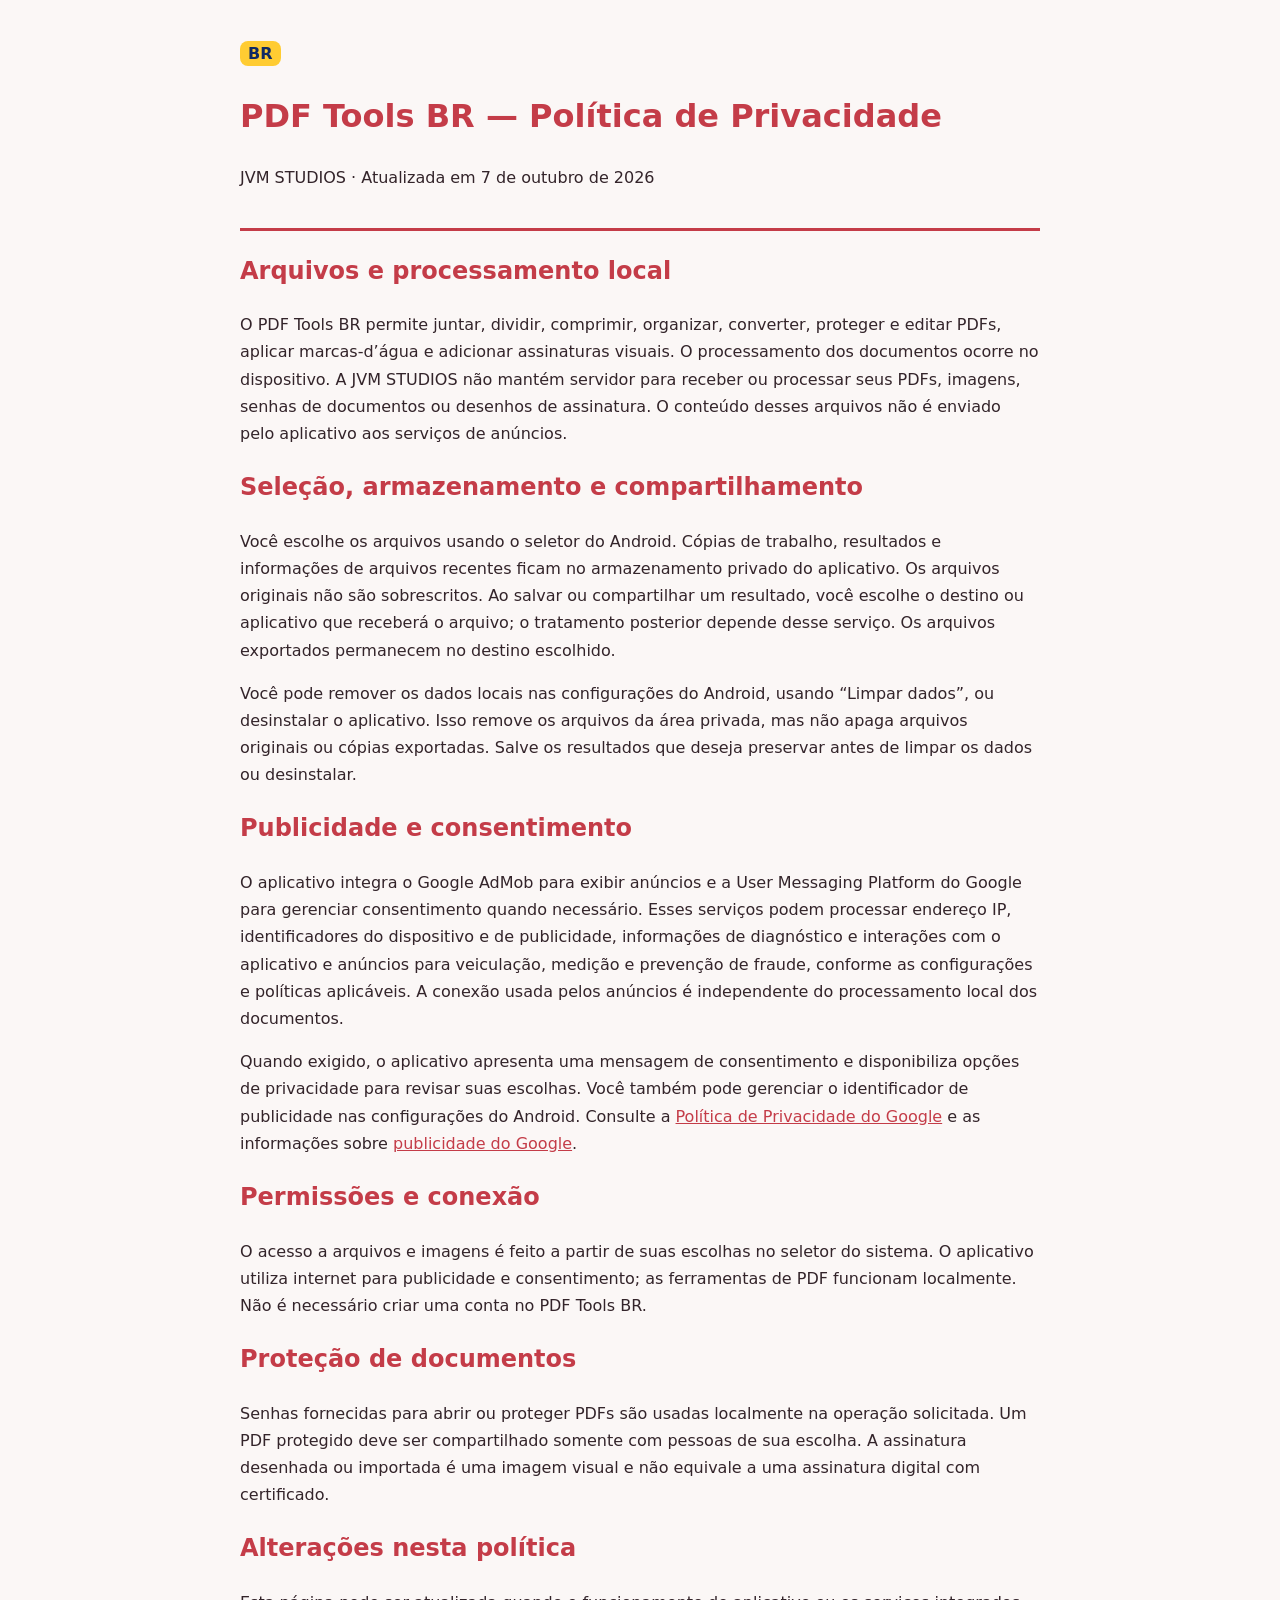
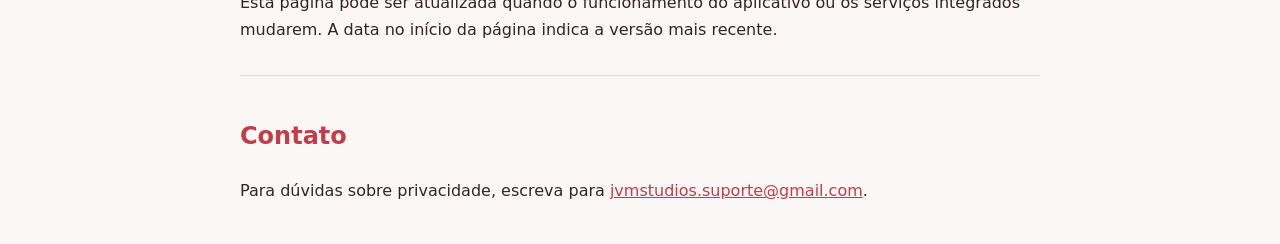
<file: pdf-tools-br-privacidade.html>
<!doctype html>
<html lang="pt-BR">
<head><meta charset="utf-8"><meta name="viewport" content="width=device-width,initial-scale=1"><title>PDF Tools BR — Privacidade | JVM STUDIOS</title><style>body{font:16px/1.7 system-ui;margin:40px auto;padding:0 24px;max-width:800px;color:#33242a;background:#fbf7f6}h1,h2,a{color:#c43c48}header{border-bottom:3px solid #c43c48;padding-bottom:20px}.br{background:#ffcc32;color:#102a63;border-radius:8px;padding:3px 8px;font-weight:800}footer{margin-top:32px;border-top:1px solid #ddd;padding-top:20px}</style></head>
<body><header><span class="br">BR</span><h1>PDF Tools BR — Política de Privacidade</h1><p>JVM STUDIOS · Atualizada em 7 de outubro de 2026</p></header>
<h2>Arquivos e processamento local</h2><p>O PDF Tools BR permite juntar, dividir, comprimir, organizar, converter, proteger e editar PDFs, aplicar marcas-d’água e adicionar assinaturas visuais. O processamento dos documentos ocorre no dispositivo. A JVM STUDIOS não mantém servidor para receber ou processar seus PDFs, imagens, senhas de documentos ou desenhos de assinatura. O conteúdo desses arquivos não é enviado pelo aplicativo aos serviços de anúncios.</p>
<h2>Seleção, armazenamento e compartilhamento</h2><p>Você escolhe os arquivos usando o seletor do Android. Cópias de trabalho, resultados e informações de arquivos recentes ficam no armazenamento privado do aplicativo. Os arquivos originais não são sobrescritos. Ao salvar ou compartilhar um resultado, você escolhe o destino ou aplicativo que receberá o arquivo; o tratamento posterior depende desse serviço. Os arquivos exportados permanecem no destino escolhido.</p><p>Você pode remover os dados locais nas configurações do Android, usando “Limpar dados”, ou desinstalar o aplicativo. Isso remove os arquivos da área privada, mas não apaga arquivos originais ou cópias exportadas. Salve os resultados que deseja preservar antes de limpar os dados ou desinstalar.</p>
<h2>Publicidade e consentimento</h2><p>O aplicativo integra o Google AdMob para exibir anúncios e a User Messaging Platform do Google para gerenciar consentimento quando necessário. Esses serviços podem processar endereço IP, identificadores do dispositivo e de publicidade, informações de diagnóstico e interações com o aplicativo e anúncios para veiculação, medição e prevenção de fraude, conforme as configurações e políticas aplicáveis. A conexão usada pelos anúncios é independente do processamento local dos documentos.</p><p>Quando exigido, o aplicativo apresenta uma mensagem de consentimento e disponibiliza opções de privacidade para revisar suas escolhas. Você também pode gerenciar o identificador de publicidade nas configurações do Android. Consulte a <a href="https://policies.google.com/privacy">Política de Privacidade do Google</a> e as informações sobre <a href="https://policies.google.com/technologies/ads">publicidade do Google</a>.</p>
<h2>Permissões e conexão</h2><p>O acesso a arquivos e imagens é feito a partir de suas escolhas no seletor do sistema. O aplicativo utiliza internet para publicidade e consentimento; as ferramentas de PDF funcionam localmente. Não é necessário criar uma conta no PDF Tools BR.</p>
<h2>Proteção de documentos</h2><p>Senhas fornecidas para abrir ou proteger PDFs são usadas localmente na operação solicitada. Um PDF protegido deve ser compartilhado somente com pessoas de sua escolha. A assinatura desenhada ou importada é uma imagem visual e não equivale a uma assinatura digital com certificado.</p>
<h2>Alterações nesta política</h2><p>Esta página pode ser atualizada quando o funcionamento do aplicativo ou os serviços integrados mudarem. A data no início da página indica a versão mais recente.</p>
<footer><h2>Contato</h2><p>Para dúvidas sobre privacidade, escreva para <a href="mailto:jvmstudios.suporte@gmail.com">jvmstudios.suporte@gmail.com</a>.</p></footer></body></html>
</file>
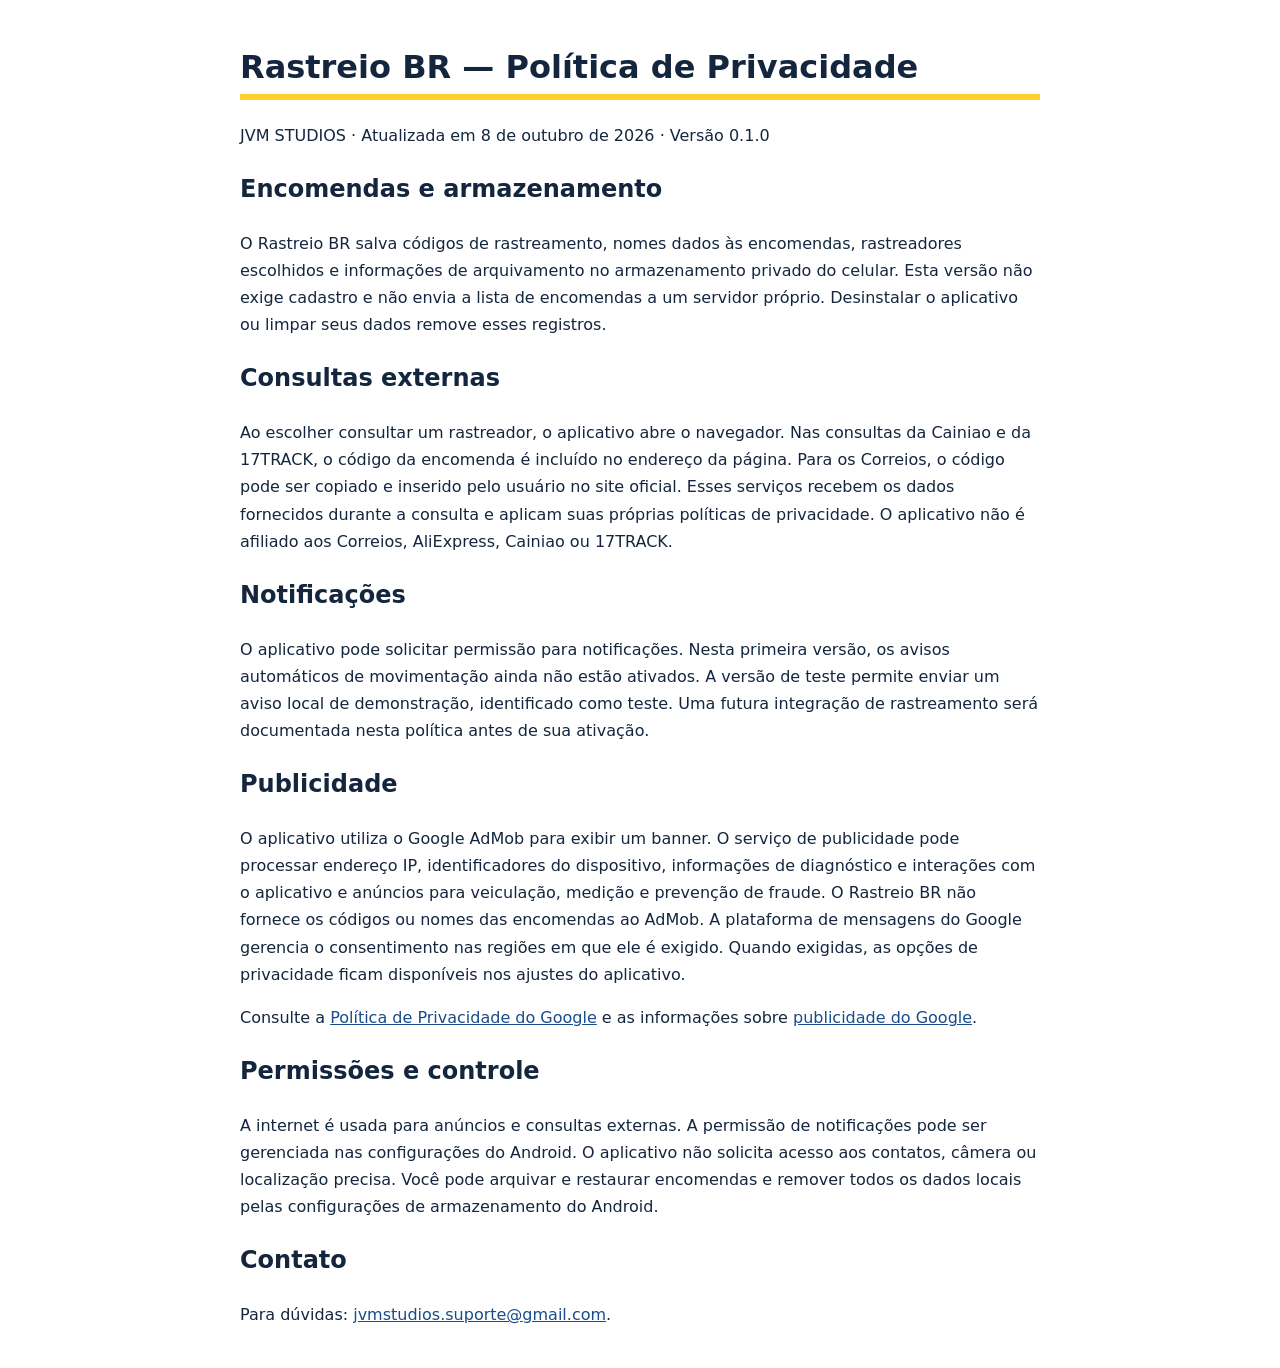
<file: rastreio-br-privacidade.html>
<!doctype html>
<html lang="pt-BR"><head><meta charset="utf-8"><meta name="viewport" content="width=device-width,initial-scale=1"><title>Rastreio BR — Privacidade | JVM STUDIOS</title><style>body{font:16px/1.7 system-ui;margin:40px auto;padding:0 24px;max-width:800px;color:#14263e}h1{border-bottom:6px solid #ffd12f}a{color:#184c8c}</style></head><body>
<h1>Rastreio BR — Política de Privacidade</h1><p>JVM STUDIOS · Atualizada em 8 de outubro de 2026 · Versão 0.1.0</p>
<h2>Encomendas e armazenamento</h2><p>O Rastreio BR salva códigos de rastreamento, nomes dados às encomendas, rastreadores escolhidos e informações de arquivamento no armazenamento privado do celular. Esta versão não exige cadastro e não envia a lista de encomendas a um servidor próprio. Desinstalar o aplicativo ou limpar seus dados remove esses registros.</p>
<h2>Consultas externas</h2><p>Ao escolher consultar um rastreador, o aplicativo abre o navegador. Nas consultas da Cainiao e da 17TRACK, o código da encomenda é incluído no endereço da página. Para os Correios, o código pode ser copiado e inserido pelo usuário no site oficial. Esses serviços recebem os dados fornecidos durante a consulta e aplicam suas próprias políticas de privacidade. O aplicativo não é afiliado aos Correios, AliExpress, Cainiao ou 17TRACK.</p>
<h2>Notificações</h2><p>O aplicativo pode solicitar permissão para notificações. Nesta primeira versão, os avisos automáticos de movimentação ainda não estão ativados. A versão de teste permite enviar um aviso local de demonstração, identificado como teste. Uma futura integração de rastreamento será documentada nesta política antes de sua ativação.</p>
<h2>Publicidade</h2><p>O aplicativo utiliza o Google AdMob para exibir um banner. O serviço de publicidade pode processar endereço IP, identificadores do dispositivo, informações de diagnóstico e interações com o aplicativo e anúncios para veiculação, medição e prevenção de fraude. O Rastreio BR não fornece os códigos ou nomes das encomendas ao AdMob. A plataforma de mensagens do Google gerencia o consentimento nas regiões em que ele é exigido. Quando exigidas, as opções de privacidade ficam disponíveis nos ajustes do aplicativo.</p>
<p>Consulte a <a href="https://policies.google.com/privacy">Política de Privacidade do Google</a> e as informações sobre <a href="https://policies.google.com/technologies/ads">publicidade do Google</a>.</p>
<h2>Permissões e controle</h2><p>A internet é usada para anúncios e consultas externas. A permissão de notificações pode ser gerenciada nas configurações do Android. O aplicativo não solicita acesso aos contatos, câmera ou localização precisa. Você pode arquivar e restaurar encomendas e remover todos os dados locais pelas configurações de armazenamento do Android.</p>
<h2>Contato</h2><p>Para dúvidas: <a href="mailto:jvmstudios.suporte@gmail.com">jvmstudios.suporte@gmail.com</a>.</p>
</body></html>
</file>
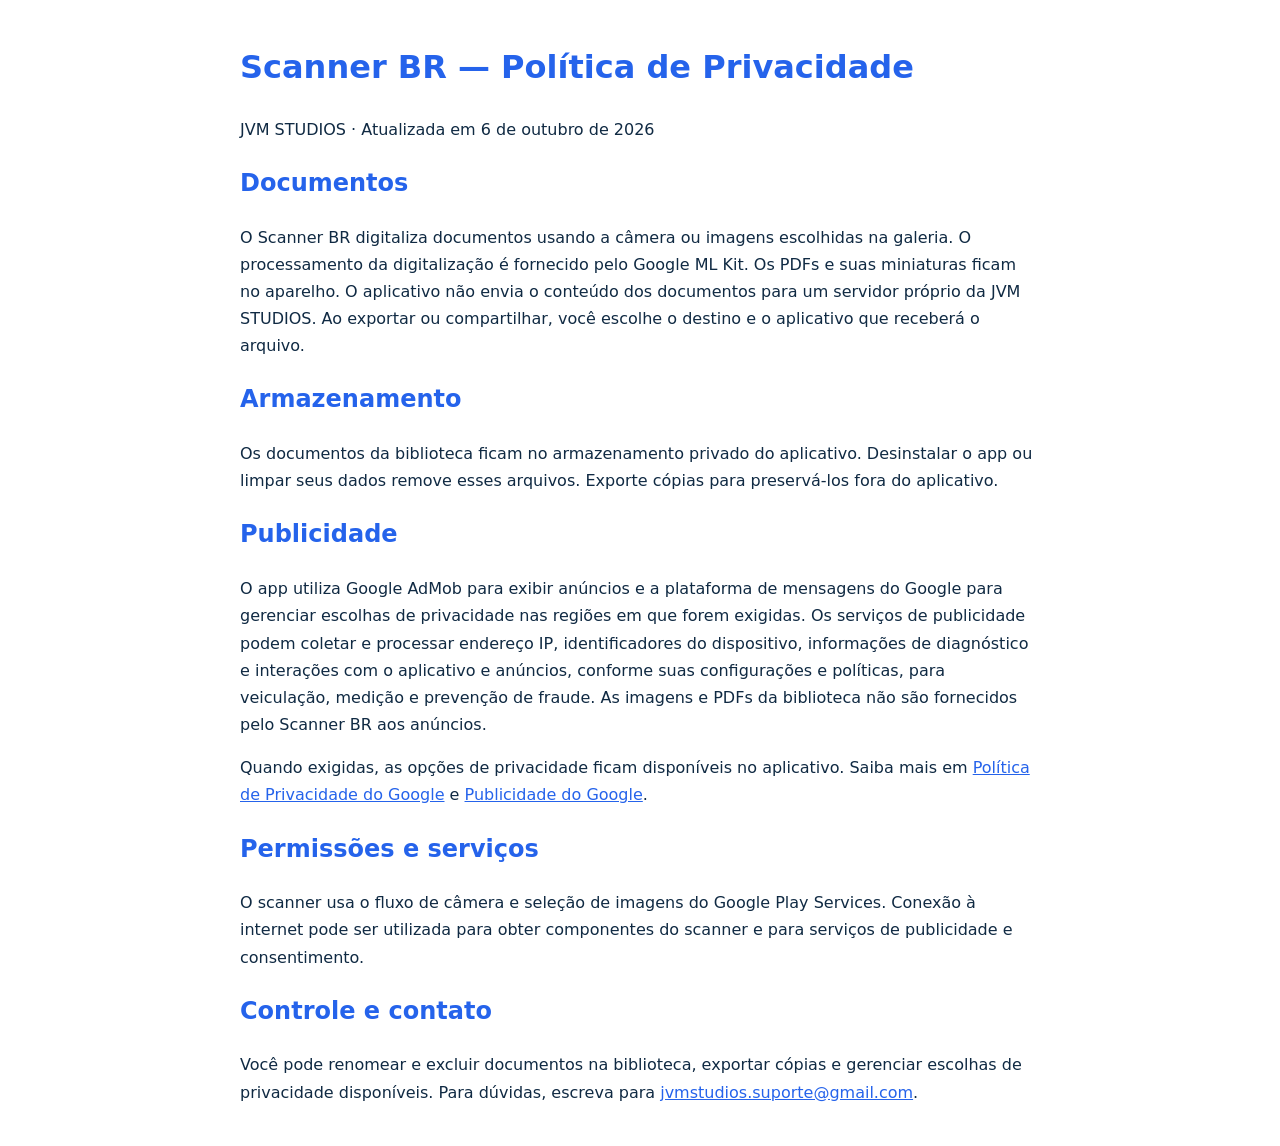
<file: scanner-br-privacidade.html>
<!doctype html><html lang="pt-BR"><head><meta charset="utf-8"><meta name="viewport" content="width=device-width, initial-scale=1"><title>Scanner BR — Privacidade | JVM STUDIOS</title><style>body{font:16px/1.7 system-ui;margin:40px auto;padding:0 24px;max-width:800px;color:#102a43}h1,h2,a{color:#2563eb}</style></head><body><h1>Scanner BR — Política de Privacidade</h1><p>JVM STUDIOS · Atualizada em 6 de outubro de 2026</p><h2>Documentos</h2><p>O Scanner BR digitaliza documentos usando a câmera ou imagens escolhidas na galeria. O processamento da digitalização é fornecido pelo Google ML Kit. Os PDFs e suas miniaturas ficam no aparelho. O aplicativo não envia o conteúdo dos documentos para um servidor próprio da JVM STUDIOS. Ao exportar ou compartilhar, você escolhe o destino e o aplicativo que receberá o arquivo.</p><h2>Armazenamento</h2><p>Os documentos da biblioteca ficam no armazenamento privado do aplicativo. Desinstalar o app ou limpar seus dados remove esses arquivos. Exporte cópias para preservá-los fora do aplicativo.</p><h2>Publicidade</h2><p>O app utiliza Google AdMob para exibir anúncios e a plataforma de mensagens do Google para gerenciar escolhas de privacidade nas regiões em que forem exigidas. Os serviços de publicidade podem coletar e processar endereço IP, identificadores do dispositivo, informações de diagnóstico e interações com o aplicativo e anúncios, conforme suas configurações e políticas, para veiculação, medição e prevenção de fraude. As imagens e PDFs da biblioteca não são fornecidos pelo Scanner BR aos anúncios.</p><p>Quando exigidas, as opções de privacidade ficam disponíveis no aplicativo. Saiba mais em <a href="https://policies.google.com/privacy">Política de Privacidade do Google</a> e <a href="https://policies.google.com/technologies/ads">Publicidade do Google</a>.</p><h2>Permissões e serviços</h2><p>O scanner usa o fluxo de câmera e seleção de imagens do Google Play Services. Conexão à internet pode ser utilizada para obter componentes do scanner e para serviços de publicidade e consentimento.</p><h2>Controle e contato</h2><p>Você pode renomear e excluir documentos na biblioteca, exportar cópias e gerenciar escolhas de privacidade disponíveis. Para dúvidas, escreva para <a href="mailto:jvmstudios.suporte@gmail.com">jvmstudios.suporte@gmail.com</a>.</p></body></html>
</file>
<file: styles.css>
@import url('https://fonts.googleapis.com/css2?family=DM+Sans:wght@400;500;600;700&family=Manrope:wght@400;500;600;700;800&display=swap');
:root{--ink:#17332d;--muted:#62736c;--paper:#fafbf7;--line:#dfe5dc;--green:#184e3c;--lime:#ceef92;--font:'DM Sans',system-ui,sans-serif;--display:'Manrope',system-ui,sans-serif}
*{box-sizing:border-box}html{scroll-behavior:smooth;scroll-padding-top:100px}body{margin:0;background:var(--paper);color:var(--ink);font-family:var(--font);font-size:16px;line-height:1.6}a{color:inherit;text-decoration:none}button,input{font:inherit}button,a,input,summary{-webkit-tap-highlight-color:transparent}a:focus-visible,button:focus-visible,input:focus-visible,summary:focus-visible{outline:3px solid #308b65;outline-offset:5px}img{display:block;max-width:100%}button{cursor:pointer}h1,h2,h3,p{margin:0}h1,h2,h3{font-family:var(--display);line-height:1.12;letter-spacing:-.045em}h2{font-size:46px;font-weight:700}em{font-style:normal;color:#bcdf87}.wrap{max-width:1200px;margin-inline:auto;padding-inline:32px}.header{height:90px;max-width:1200px;margin:auto;padding:0 32px;display:flex;align-items:center;justify-content:space-between}.brand{display:flex;align-items:center;gap:11px;font-family:var(--display);font-weight:800;font-size:23px;letter-spacing:-1px}.brand-light{font-weight:500;margin-left:5px;font-size:14px;letter-spacing:2px}.header nav{display:flex;gap:35px;align-items:center;font-size:14px;font-weight:600}.header nav a:last-child{border:1px solid #c9d2c5;border-radius:99px;padding:9px 18px}.header nav a:hover{color:#33815d}.hero{background:#112b28;color:#fff;overflow:hidden;position:relative}.hero:after{content:'';position:absolute;inset:0;background:radial-gradient(ellipse at 80% 60%,#2d615948,transparent 60%);pointer-events:none}.hero-inner{max-width:1200px;min-height:620px;margin:auto;padding:75px 32px;display:grid;grid-template-columns:1fr 1fr;position:relative;z-index:1}.eyebrow{font-size:11px;letter-spacing:2px;font-weight:700;display:flex;gap:10px;align-items:center}.dot{width:6px;height:6px;display:inline-block;background:#c9ef8e;border-radius:50%;flex-shrink:0}.hero .eyebrow{color:#c5d3c9;margin-bottom:29px}.hero h1{font-size:82px;font-weight:600;letter-spacing:-5px;line-height:1.04}.hero-description{font-size:17px;line-height:1.65;color:#c4d1cb;margin:24px 0 29px}.button{display:inline-flex;align-items:center;justify-content:space-between;gap:26px;border-radius:8px;padding:15px 20px;font-size:13px;font-weight:700;transition:transform .2s,background .2s}.button:hover{transform:translateY(-3px)}.button span{font-size:19px;line-height:1}.lime{background:var(--lime);color:#17352b}.lime:hover{background:#def6b7}.white{background:#fff;color:#17352b}.hero-foot{display:flex;align-items:center;gap:9px;font-size:11px;color:#a9c0b6;margin-top:26px}.hero-divider{height:12px;width:1px;background:#496459;margin-inline:6px}.orbit{height:460px;position:relative;align-self:center}.orbit-ring{position:absolute;left:50%;top:48%;border:1px solid #7aa88b28;border-radius:50%;transform:translate(-50%,-50%)}.ring-one{width:260px;height:260px}.ring-two{width:410px;height:410px}.ring-three{width:560px;height:560px}.app-float{position:absolute;filter:drop-shadow(0 20px 22px #0004)}.app-float img{border-radius:22%;background:#193630;box-shadow:0 0 0 1px #ffffff18}.float-main{left:40%;top:32%;transform:rotate(-7deg)}.float-main img{width:154px}.float-main span{display:block;text-align:center;font-size:11px;letter-spacing:2px;margin-top:13px;transform:rotate(7deg);color:#d8e7d8}.float-scanner{left:12%;top:12%;transform:rotate(-12deg)}.float-agua{right:0;top:8%;transform:rotate(12deg)}.float-limpa{right:5%;bottom:8%;transform:rotate(-6deg)}.float-calcula{left:10%;bottom:12%;transform:rotate(9deg)}.float-gastos{left:53%;top:-5%;transform:rotate(8deg)}.orbit-caption{position:absolute;bottom:-29px;left:50%;transform:translateX(-50%);white-space:nowrap;font-size:10px;letter-spacing:.3px;color:#b9d0c4;display:flex;gap:9px;align-items:center}.intro-strip{display:grid;grid-template-columns:1.1fr .8fr 1fr 1.2fr;align-items:center;gap:24px;padding-block:30px;border-bottom:1px solid var(--line);font-size:12px;color:var(--muted)}.intro-strip strong{font-weight:600;color:var(--ink)}.intro-strip>div{border-left:1px solid var(--line);padding-left:28px}.intro-strip>div span{display:block;font:600 25px var(--display);letter-spacing:-1px;color:var(--ink);margin-bottom:3px}.intro-strip>a{text-align:right;font-weight:600;color:var(--ink)}.featured{padding-block:80px}.section-top{display:flex;justify-content:space-between;gap:20px;align-items:center;margin-bottom:20px}.section-top .eyebrow{color:#637a63}.section-note{font-size:12px;color:var(--muted)}.feature-grid{display:grid;grid-template-columns:1.2fr 1fr;gap:24px;margin-top:34px}.feature-card{min-height:530px;padding:30px 32px;border-radius:18px;overflow:hidden;position:relative;color:#fff}.vale{background:#0b1713;display:flex;flex-direction:column;align-items:flex-start}.feature-heading{display:flex;align-items:center;gap:12px;font-size:15px;font-weight:700;width:100%;position:relative;z-index:2}.feature-heading img{border-radius:11px}.status{font-size:10px;font-weight:600;border-radius:50px;padding:4px 9px;white-space:nowrap}.feature-heading .status{margin-left:auto}.live{color:#d4edbb;background:#ffffff14;border:1px solid #ffffff24}.feature-card h3{font-size:36px;font-weight:600;position:relative;z-index:2;margin-top:25px}.feature-card>p{max-width:340px;font-size:13px;color:#c1d1c9;position:relative;z-index:2;margin-block:16px 22px}.feature-card .button{position:relative;z-index:2}.vale-art{width:100%;height:auto;margin-top:20px;margin-bottom:-65px;border-radius:8px;opacity:.85}.wifi{background:#e3eff3;color:#163544}.wifi .feature-heading .live{color:#2a6066;border-color:#c2d6da;background:#ffffff70}.wifi>p{color:#506e78;max-width:270px}.wifi h3{margin-top:195px}.wifi-illustration{position:absolute;right:-5px;top:110px;width:360px;height:240px;transform:rotate(-15deg);opacity:.85}.signal{position:absolute;left:50%;border:26px solid #2b6c7c;border-bottom:0;border-radius:220px 220px 0 0;transform:translateX(-50%);filter:drop-shadow(4px 8px 0 #133b4b22)}.s1{width:300px;height:150px;top:0}.s2{width:190px;height:95px;top:55px}.s3{width:80px;height:40px;top:110px}.signal-dot{position:absolute;left:50%;top:170px;transform:translateX(-50%);width:34px;height:34px;border-radius:50%;background:#80adba}.catalog-section{background:#eef1e9;padding-block:80px;scroll-margin-top:20px}.catalog-heading{display:flex;align-items:flex-end;justify-content:space-between;gap:32px}.search{background:#fff;border:1px solid #d6dfd1;border-radius:8px;display:flex;align-items:center;padding:0 14px;gap:8px;width:290px}.search>span{font-size:27px;color:#7e8e81}.search input{width:100%;min-width:0;border:0;background:transparent;padding:13px 0;color:var(--ink);font-size:13px;outline-offset:1px}.filters{display:flex;gap:8px;flex-wrap:wrap;margin-top:30px}.filter{border:1px solid #d4dccf;border-radius:99px;padding:8px 16px;background:transparent;color:#51644f;font-size:12px;transition:background .15s}.filter:hover{background:#e0e8d8}.filter.active{background:#244d39;color:white;border-color:#244d39}.filter span{opacity:.6;margin-left:5px;font-size:10px}.catalog-note{font-size:11px;color:#677664;margin:15px 0 25px}.apps-grid{display:grid;grid-template-columns:repeat(3,1fr);gap:16px}.app-card{border:1px solid #e1e6dc;background:var(--paper);border-radius:13px;padding:24px;display:flex;flex-direction:column;min-height:270px;transition:transform .2s,box-shadow .2s}.app-card:hover{transform:translateY(-4px);box-shadow:0 12px 28px #2335240a}.app-card-top{display:flex;align-items:center;justify-content:space-between;margin-bottom:19px}.app-card img{width:56px;height:56px;object-fit:contain;border-radius:13px}.test-status{background:#eee9dc;color:#74613d;font-size:10px}.app-card .live{color:#2a6b43;background:#e3eddb;border:0}.app-card h3{font-size:18px;letter-spacing:-.5px;margin-bottom:9px;line-height:1.25}.app-card p{font-size:12px;line-height:1.65;color:var(--muted);margin-bottom:18px}.app-card-links{display:flex;justify-content:space-between;align-items:center;gap:10px;margin-top:auto;font-size:11px}.app-link{font-weight:700;color:#2c6145}.app-link:hover{text-decoration:underline}.privacy-link{font-size:10px;color:#6b796d;text-decoration:underline;text-underline-offset:3px}.card-category{font-size:10px;color:#8b968a}.empty-state{padding:48px;text-align:center;color:var(--muted)}.studio{display:grid;grid-template-columns:1fr 1fr;gap:80px;padding-block:95px}.studio .eyebrow{margin-bottom:25px;color:#6a7c64}.studio h2{font-size:54px}.studio h2 em{color:#6c8a46}.studio-right>p{color:var(--muted);font-size:14px;margin-bottom:18px}.studio-right .studio-lead{font-size:23px;color:var(--ink);line-height:1.5;letter-spacing:-.5px}.principles{margin-top:30px}.principles>div{position:relative;padding:17px 0 17px 44px;border-top:1px solid var(--line)}.principles>div>span{position:absolute;left:0;top:18px;color:#839774;font-size:11px}.principles h3{font-size:14px;letter-spacing:-.2px;font-weight:600}.principles p{font-size:12px;color:var(--muted);margin-top:5px}.support{padding-bottom:80px}.support-panel{background:#e6ecde;border-radius:18px;padding:44px;display:grid;grid-template-columns:1.1fr 1fr;gap:55px}.support .eyebrow{color:#697e5c;margin-bottom:20px}.support h2{font-size:32px}.support p{font-size:13px;color:var(--muted);margin:16px 0 21px}.support .lime{background:#284f38;color:white}.support .lime:hover{background:#38674a}.support-email{display:block;font-size:11px;color:#617257;margin-top:11px;overflow-wrap:anywhere}.faq{padding-top:20px}.faq details{border-bottom:1px solid #cbd6c1;padding:17px 0}.faq summary{cursor:pointer;font-size:13px;font-weight:600;list-style:none;position:relative;padding-right:25px}.faq summary::-webkit-details-marker{display:none}.faq summary:after{content:'+';position:absolute;right:1px;font-size:20px;line-height:1}.faq details[open] summary:after{content:'−'}.faq details p{margin-bottom:4px;font-size:12px}.footer{display:flex;gap:25px;align-items:center;justify-content:space-between;padding-block:28px;border-top:1px solid var(--line);font-size:11px;color:var(--muted)}.footer .brand{color:var(--ink);font-size:19px}.footer .brand-light{font-size:11px}.footer>span{margin-left:auto}.footer>a:last-child{color:var(--ink)}.skip{position:absolute;top:-80px;left:20px;background:white;padding:10px;z-index:20}.skip:focus{top:15px}.sr-only{position:absolute;width:1px;height:1px;padding:0;overflow:hidden;clip:rect(0,0,0,0);white-space:nowrap;border:0}[hidden]{display:none!important}
@media(min-width:1500px){.hero-inner{min-height:680px;padding-block:95px}.hero h1{font-size:90px}}
@media(max-width:950px){.hero h1{font-size:66px}.hero-inner{min-height:580px}.orbit{transform:scale(.82);transform-origin:center right}.hero-copy{min-width:330px}.intro-strip{grid-template-columns:1fr 1fr 1fr}.intro-strip>a{display:none}.feature-card{padding:25px}.feature-heading{font-size:12px}.feature-card h3{font-size:30px}.apps-grid{grid-template-columns:repeat(2,1fr)}.studio{gap:35px}.support-panel{padding:30px;gap:30px}.wifi-illustration{transform:rotate(-15deg) scale(.85);transform-origin:top right}.catalog-heading h2{font-size:39px}.footer>p{display:none}}
@media(max-width:640px){html{scroll-padding-top:25px}.wrap{padding-inline:22px}.header{height:75px;padding-inline:22px}.brand{font-size:20px}.brand-light{font-size:11px;letter-spacing:1.5px}.header nav{gap:16px;font-size:11px}.header nav a:nth-child(2){display:none}.header nav a:last-child{padding:7px 12px}.hero-inner{display:flex;flex-direction:column;padding:45px 24px 35px;min-height:0}.hero-copy{min-width:0}.hero h1{font-size:61px;letter-spacing:-3.5px}.hero .eyebrow{font-size:9px;letter-spacing:1.4px;margin-bottom:23px}.hero-description{font-size:15px;margin-top:22px}.hero-foot{font-size:9px}.orbit{width:100%;max-width:360px;height:350px;transform:scale(.88);transform-origin:center;margin-top:30px;margin-bottom:12px;align-self:center}.ring-three{width:430px;height:430px}.ring-two{width:330px;height:330px}.ring-one{width:210px;height:210px}.float-main{left:34%;top:30%}.float-main img{width:120px}.float-scanner{left:1%;top:8%}.float-scanner img{width:78px}.float-agua{right:0;top:4%}.float-agua img{width:80px}.float-limpa{right:0;bottom:4%}.float-limpa img{width:70px}.float-calcula{left:0;bottom:4%}.float-calcula img{width:65px}.float-gastos{left:46%;top:-8%}.float-gastos img{width:55px}.orbit-caption{font-size:9px;bottom:-36px}.intro-strip{grid-template-columns:1.1fr 1fr;gap:12px;padding-block:24px;font-size:10px}.intro-strip>div{padding-left:20px}.intro-strip>div:nth-of-type(2){display:none}.intro-strip>div span{font-size:22px}h2{font-size:34px}.featured{padding-block:55px}.section-top{margin-bottom:18px}.eyebrow{font-size:9px;letter-spacing:1.5px}.section-note{display:none}.feature-grid{grid-template-columns:1fr;gap:18px;margin-top:27px}.feature-card{padding:26px;min-height:490px}.feature-card h3{font-size:32px}.feature-heading{font-size:14px}.feature-heading .status{font-size:9px}.vale-art{margin-bottom:-35px}.wifi{min-height:490px}.wifi h3{margin-top:170px}.wifi-illustration{right:0;top:90px;transform:rotate(-15deg) scale(.82)}.catalog-section{padding-block:55px}.catalog-heading{display:block}.catalog-heading h2{font-size:34px}.search{width:100%;margin-top:23px}.filters{margin-top:18px;gap:6px}.filter{font-size:11px;padding:7px 12px}.catalog-note{font-size:10px;margin-bottom:20px}.apps-grid{grid-template-columns:1fr}.app-card{padding:22px;min-height:255px}.app-card h3{font-size:20px}.app-card p{font-size:13px}.app-card-links{font-size:12px}.privacy-link{font-size:11px}.studio{grid-template-columns:1fr;padding-block:60px;gap:30px}.studio h2{font-size:43px}.studio-right .studio-lead{font-size:21px}.support{padding-bottom:45px}.support-panel{grid-template-columns:1fr;gap:20px;padding:27px 23px}.support h2{font-size:28px}.faq{padding-top:0}.footer{flex-wrap:wrap;gap:16px;padding-block:24px}.footer>span{margin-left:0;font-size:10px}.footer>a:last-child{margin-left:auto}.footer .brand{width:100%}}
@media(prefers-reduced-motion:reduce){html{scroll-behavior:auto}*,*:before,*:after{transition:none!important}}
</file>
<file: theme.css>
/* JVM's established midnight-blue, silver and cyan identity. */
.brand-showcase>img{object-fit:contain!important;aspect-ratio:16/9!important;background:#020613}
.feature-card.wifi h3{margin-top:270px}
@media(max-width:640px){.feature-card.wifi h3{margin-top:225px}}
:root{--ink:#edf3fc;--muted:#9aa8be;--paper:#070c17;--line:#202c40;--green:#25b9f3;--lime:#41c5ff}
body{background:#060a13;color:var(--ink)}a:focus-visible,button:focus-visible,input:focus-visible,summary:focus-visible{outline-color:#48c9ff}.header{height:86px}.header .brand img,.footer .brand img{border-radius:9px}.brand-light{color:#48c8ff}.header nav{color:#aab8cd}.header nav a:hover{color:#50cfff}.header nav a:last-child{border-color:#24445b;background:#0b1b2b;color:#71d8ff}.hero{background:#070b17;border-block:1px solid #1a293b}.hero:after{background:radial-gradient(ellipse at 80% 60%,#073d662b,transparent 65%)}.hero-inner{grid-template-columns:1fr 1.08fr;gap:38px;min-height:660px;padding-block:90px}.hero h1{font-size:68px;font-weight:700;line-height:1.1;letter-spacing:-3.5px}.hero h1 em{color:#41c8ff}.hero .eyebrow{color:#55cdff;font-size:10px;letter-spacing:1.7px}.hero-description{max-width:390px;color:#a8b8ce;font-size:16px;margin-block:25px 30px}.dot{background:#42c9ff;box-shadow:0 0 10px #39c7ff80}.hero-foot{color:#7c90ac}.hero-divider{background:#2b4561}.lime{background:#45c8fb;color:#041322;box-shadow:0 7px 30px #05b8ff16}.lime:hover{background:#75d8ff}.brand-showcase{position:relative;align-self:center;width:100%;padding-bottom:94px}.brand-showcase>img{width:100%;height:auto;aspect-ratio:16/10;object-fit:cover;border-radius:16px;border:1px solid #204269;box-shadow:0 0 75px #096ec42b}.showcase-caption{position:absolute;left:24px;top:22px;display:flex;align-items:center;gap:9px;color:#77cfff;font-size:9px;font-weight:700;letter-spacing:1.8px}.showcase-apps{display:flex;align-items:center;gap:12px;position:absolute;bottom:6px;left:12px;right:0}.showcase-apps img{border-radius:12px;border:1px solid #29364a;box-shadow:0 6px 15px #0004;width:46px;height:46px;object-fit:cover}.showcase-apps span{color:#8296b0;font-size:10px;line-height:1.6;padding-left:8px;letter-spacing:.3px}.intro-strip{border-color:#1a273b;color:#8394ad}.intro-strip>div{border-color:#24344b}.intro-strip>div span{color:#daeaff}.intro-strip>a{color:#a7c8e3}.intro-strip strong{color:#c7d9eb}.section-top .eyebrow,.studio .eyebrow,.support .eyebrow{color:#4cc8fb}.section-note{color:#8095ae}h2{color:#e9f2ff}.feature-card{border:1px solid #22344a;box-shadow:0 15px 40px #0002}.vale{background:radial-gradient(ellipse at bottom right,#08392570,transparent 70%),#091313}.white{background:#13283b;color:#d6efff;border:1px solid #31506a}.white:hover{background:#1b3b53}.feature-card h3{color:#f0f7ff}.feature-card>p{color:#a7bac7}.wifi{background:radial-gradient(ellipse at 90% 40%,#0d467269,transparent 65%),#0c1524;color:#e0f3ff}.wifi .feature-heading .live{background:#102d3a;border-color:#204e63;color:#70d9ed}.wifi>p{color:#a8bbd0}.wifi-illustration{top:106px;right:35px;width:220px;height:220px;transform:rotate(-9deg);opacity:1;filter:drop-shadow(0 0 28px #008eff35)}.wifi-illustration img{border-radius:28%;width:220px;height:220px;object-fit:cover;border:1px solid #1c5680}.wifi h3{margin-top:205px}.live{color:#7bd7bf;background:#11332c;border-color:#245246}.catalog-section{background:#090f1d;border-block:1px solid #1b2739}.search{background:#0d1829;border-color:#283a54}.search>span{color:#68b7de}.search input{color:#e4f0ff}.search input::placeholder{color:#8396b0}.filter{background:#0c1728;border-color:#27374d;color:#9db0c8}.filter:hover{background:#122840}.filter.active{background:#0d3f5d;color:#7edeff;border-color:#277498}.catalog-note{color:#8599b4}.app-card{background:linear-gradient(145deg,#111c2b,#0b1423);border-color:#243148}.app-card:hover{border-color:#33759a;box-shadow:0 10px 35px #0003}.app-card img{box-shadow:0 4px 15px #0004}.app-card h3{color:#e5effb}.app-card p{color:#9eafc5}.app-card .live{background:#0b342c;color:#7bd7b4}.test-status{background:#252b3d;color:#b5c4e1;border:1px solid #3b455b}.app-link{color:#60cfff}.privacy-link{color:#8fa7c1}.card-category{color:#859ab4}.studio h2 em{color:#44c9ff}.studio-right .studio-lead{color:#d8e8fa}.studio-right>p,.principles p{color:#9aacbf}.principles>div{border-color:#233148}.principles>div>span{color:#53bcf0}.principles h3{color:#dce9f9}.support-panel{background:radial-gradient(ellipse at top left,#0b355048,transparent 75%),#0c1525;border:1px solid #243952;box-shadow:0 20px 70px #0002}.support .lime{background:#45c8fb;color:#061725}.support .lime:hover{background:#73d8ff}.support p,.support-email{color:#9cb2ca}.faq details{border-color:#27384e}.faq summary{color:#d2e6f8}.faq summary:after{color:#44c9ff}.footer{border-color:#233047;color:#8095ad}.footer .brand,.footer>a:last-child{color:#c8e8ff}.skip{background:#122641;color:white}.empty-state{color:#9eb8d1}
@media(min-width:1500px){.hero h1{font-size:74px}.hero-inner{min-height:690px}}
@media(max-width:950px){.hero h1{font-size:53px}.hero-inner{gap:20px;min-height:580px;padding-block:70px}.brand-showcase{padding-bottom:85px}.showcase-apps{gap:8px;left:0}.showcase-apps img{width:35px;height:35px;border-radius:9px}.showcase-apps span{font-size:9px;padding-left:0}.showcase-caption{left:15px;top:16px;font-size:7px}.wifi-illustration{right:25px;transform:rotate(-9deg) scale(.85);transform-origin:top right}}
@media(max-width:640px){.header{height:76px}.hero-inner{padding:46px 24px 28px;gap:40px}.hero h1{font-size:49px;line-height:1.12;letter-spacing:-2.5px}.hero .eyebrow{font-size:8px;letter-spacing:1.15px}.hero-description{font-size:14px;line-height:1.7}.brand-showcase{padding-bottom:78px}.brand-showcase>img{border-radius:12px}.showcase-caption{font-size:7px;top:15px;left:15px}.showcase-apps{left:4px;bottom:8px;gap:10px}.showcase-apps img{width:38px;height:38px;border-radius:10px}.showcase-apps span{font-size:8px;line-height:1.65}.wifi-illustration{top:93px;right:23px;transform:rotate(-8deg) scale(.82)}.wifi h3{margin-top:195px}.feature-card{min-height:510px}.app-card{background:#101b2b}.support-panel{padding:27px 23px}.intro-strip{background:transparent}.hero-foot{font-size:9px}}
</file>
